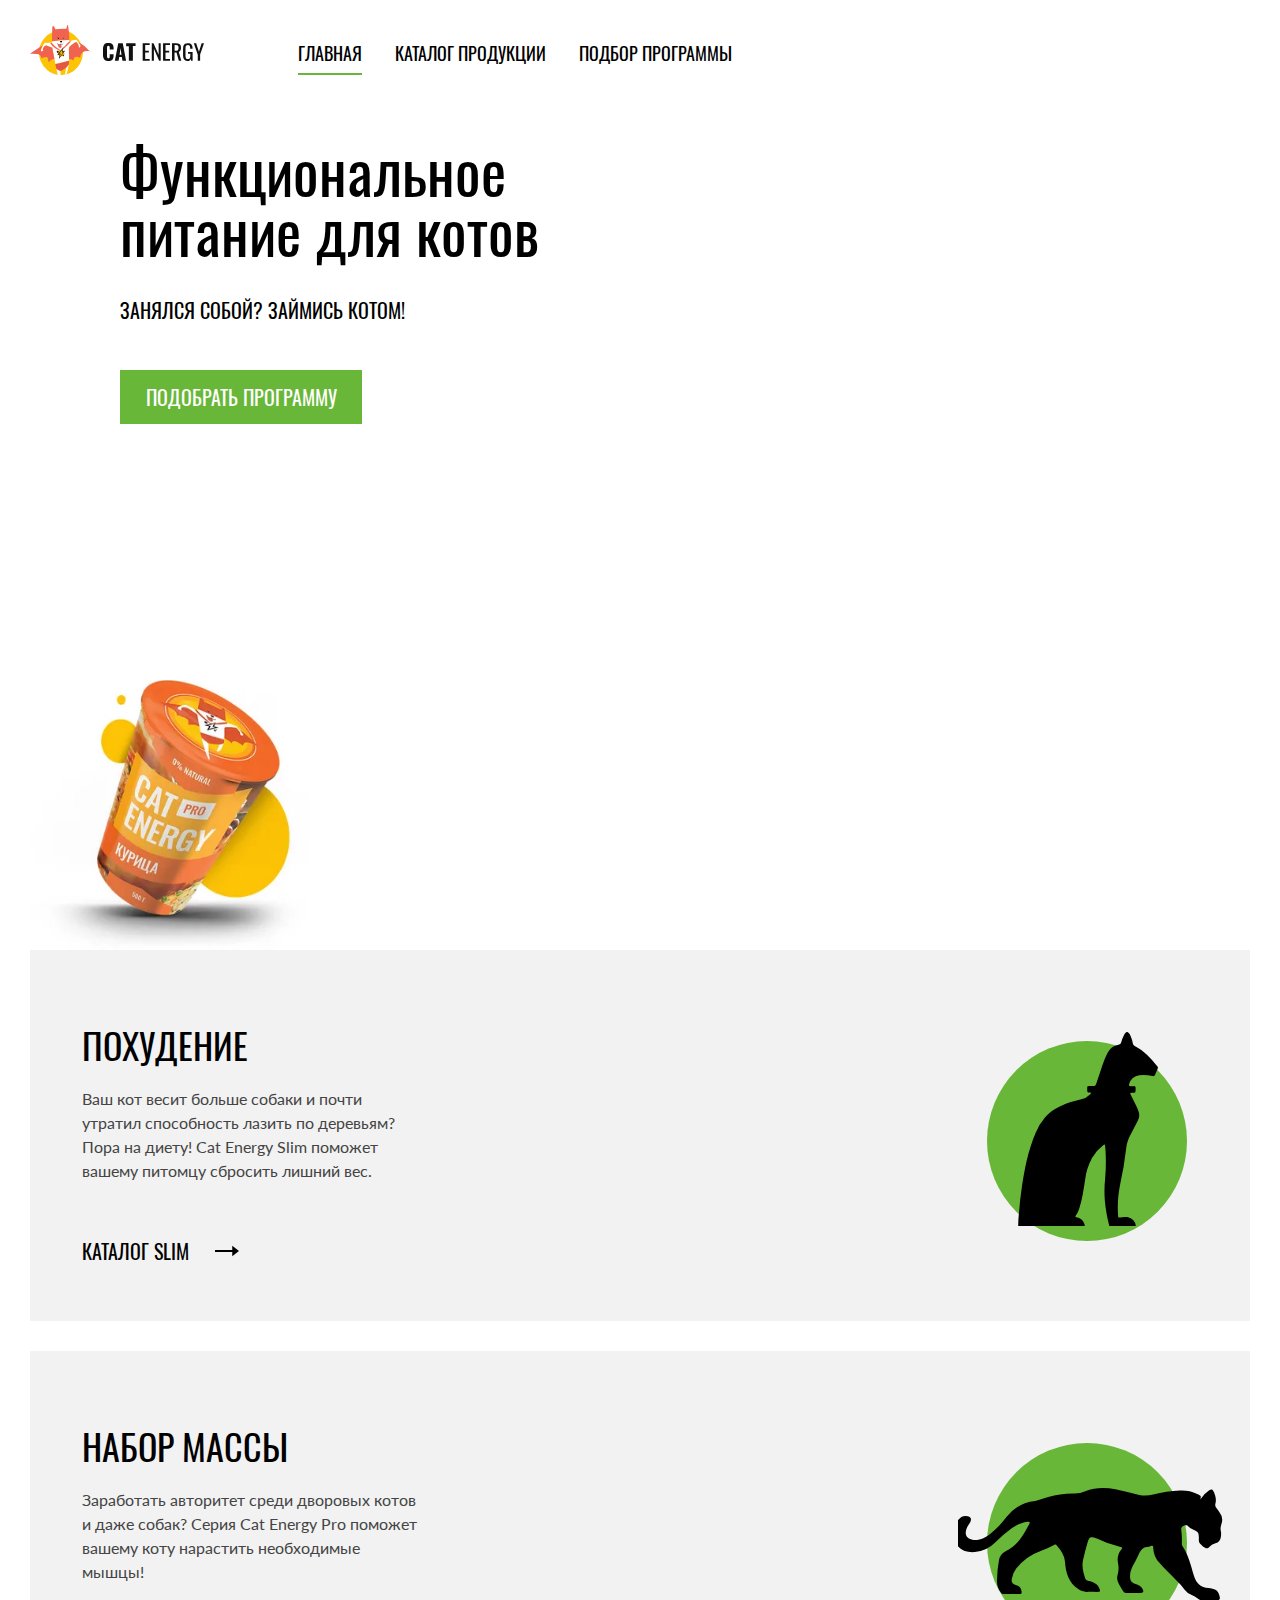
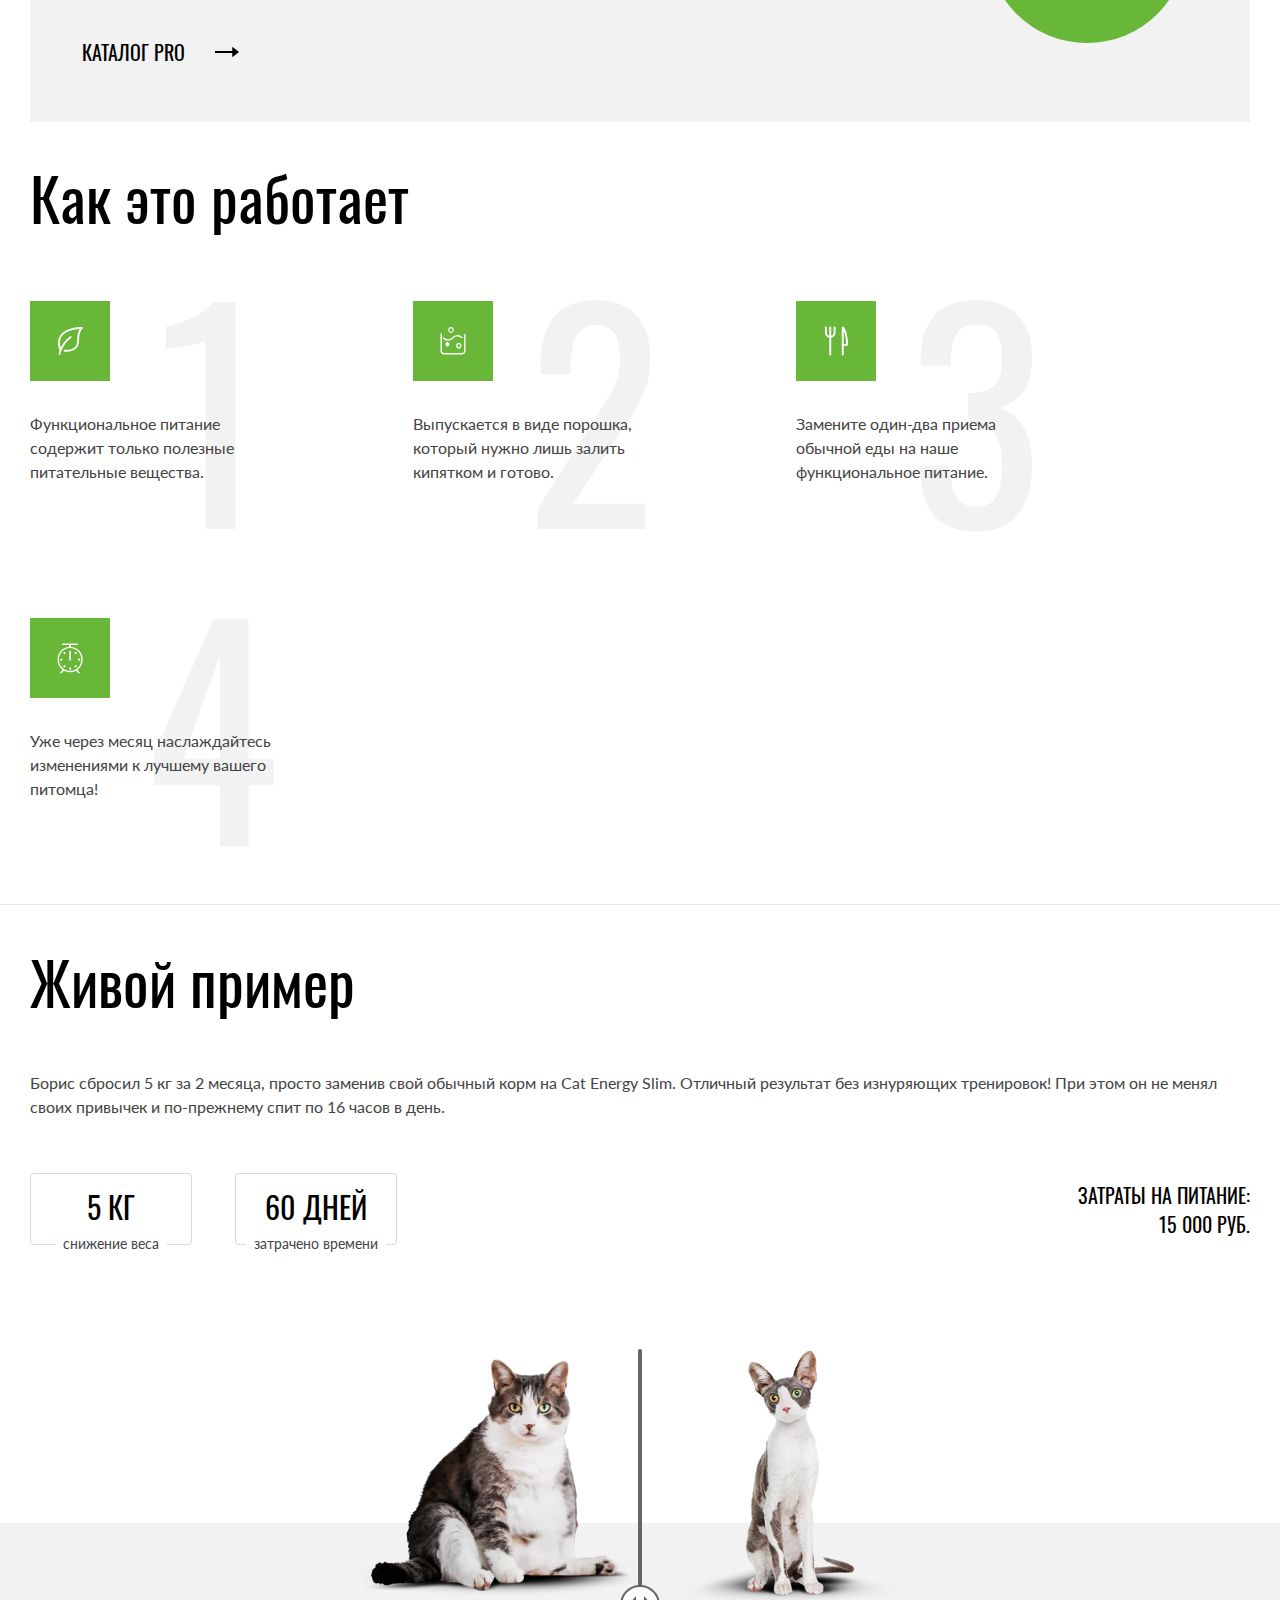
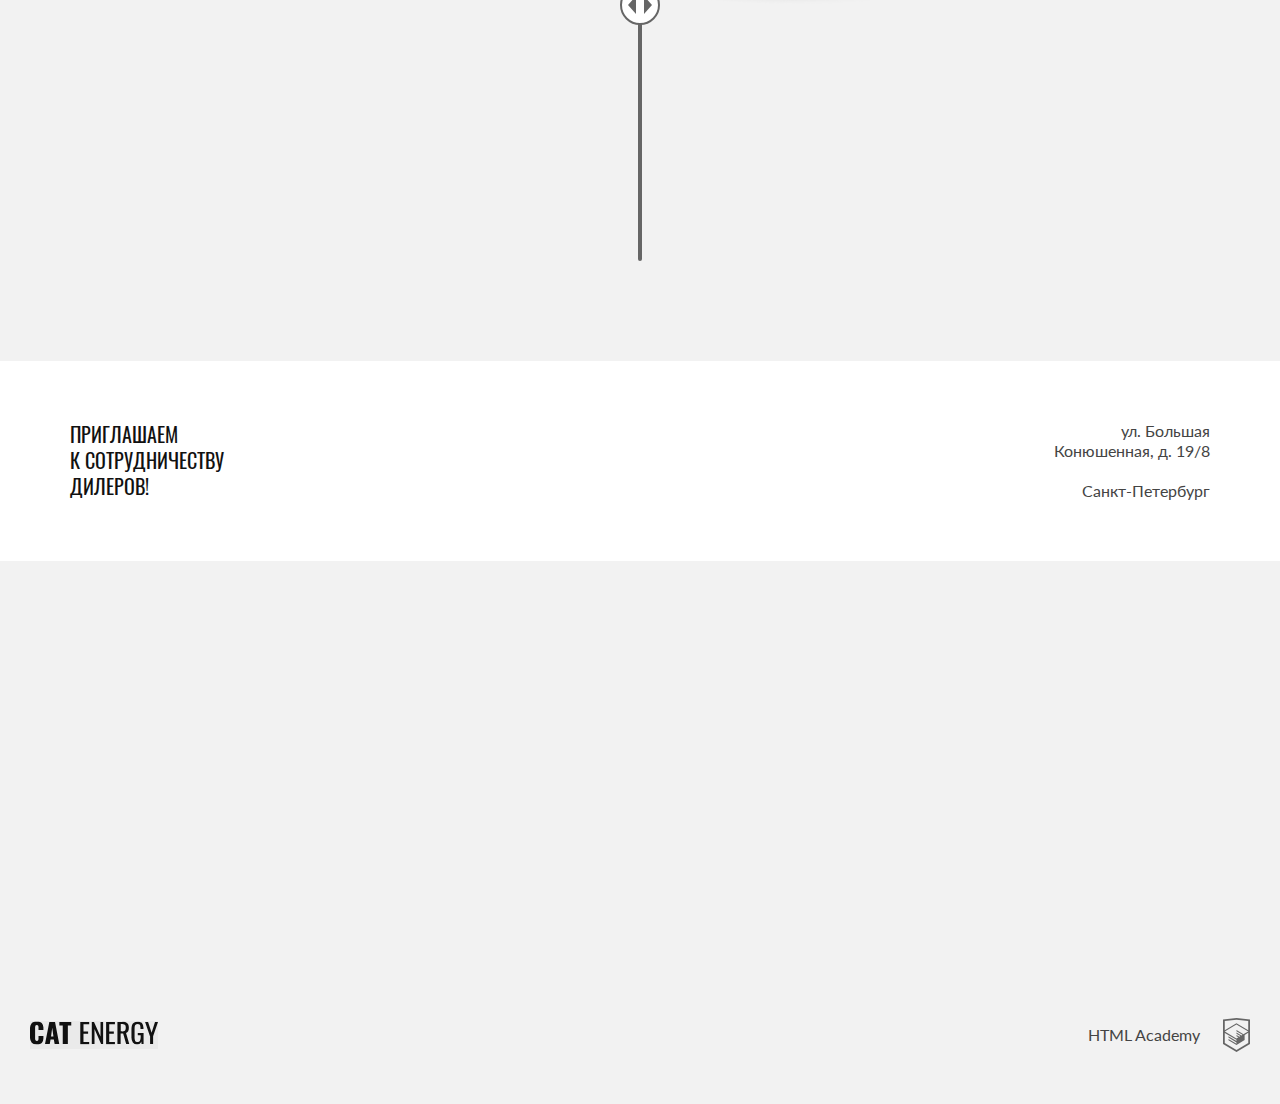
<file: 17/index.html>
<!DOCTYPE html><html class="page no-js" lang="ru"><head><meta charset="UTF-8"><title>Cat Energy</title><link rel="preload" href="fonts/lato/Lato-Regular.woff2" as="font" type="font/woff2"><link rel="preload" href="fonts/oswald/oswaldregular.woff2" as="font" type="font/woff2"><meta name="viewport" content="width=device-width,initial-scale=1"><link rel="icon" href="favicon.ico"><link rel="icon" href="favicons/icon.svg" type="image/svg+xml"><link rel="apple-touch-icon" href="favicons/152.png"><link rel="stylesheet" href="styles/styles.css"></head><body class="page__body"><header class="main-header main-header--with-bg"><div class="main-header__wrapper"><a class="main-header__logo logo" href="#"><picture><source width="70" height="59" type="image/svg+xml" media="(min-width: 1440px)" srcset="images/logo-desktop.svg"><source width="60" height="50" type="image/svg+xml" media="(min-width: 768px)" srcset="images/logo-tablet.svg"><img class="logo__image" src="images/logo-mobile.svg" width="33" height="38" alt="Логотип Cat Energy"></picture><picture><source width="118" height="21" type="image/svg+xml" media="(min-width: 1440px)" srcset="images/name-logo.svg"><source width="101" height="18" type="image/svg+xml" media="(min-width: 768px)" srcset="images/name-logo.svg"><img class="logo__name" src="images/name-logo.svg" width="101" height="18" alt="Название бренда Cat Energy"></picture></a><nav class="main-nav main-nav--nojs"><button class="main-nav__toggle main-nav__toggle--close" type="button"><span class="visually-hidden">Открыть меню</span></button><div class="main-nav__wrapper"><ul class="main-nav__list site-list"><li class="site-list__item site-list__item--current"><a class="site-list__link" href="index.html">Главная</a></li><li class="site-list__item"><a class="site-list__link" href="catalog.html">Каталог продукции</a></li><li class="site-list__item"><a class="site-list__link" href="#">Подбор программы</a></li></ul></div></nav></div></header><main class="main-container"><section class="promo"><div class="promo__container"><h1 class="promo__title">Функциональное питание для котов</h1><p class="promo__text">Занялся собой? Займись котом!</p><picture><source type="image/webp" media="(min-width: 1440px)" srcset="images/index-can@1x.webp, images/index-can@2x.webp 2x"><source type="image/webp" media="(min-width: 768px)" srcset="images/index-can-tablet@1x.webp, images/index-can-tablet@2x.webp 2x"><source width="522" height="499" type="image/png" media="(min-width: 1440px)" srcset="images/index-can@1x.png, images/index-can@2x.png 2x"><source width="709" height="609" type="image/png" media="(min-width: 768px)" srcset="images/index-can-tablet@1x.png.png, images/index-can-tablet@2x.png 2x"><img class="promo__image" src="images/index-can-mobile@1x.png" srcset="images/index-can-mobile@2x.png 2x" width="280" height="270" alt="Банка с питанием Cat Energy Slim со вкусом курицы"></picture><a class="promo__button button" href="#">Подобрать программу</a></div></section><section class="programs"><h2 class="visually-hidden">Программы питания</h2><ul class="programs__list"><li class="programs__item"><h3 class="programs__title programs__title--slim">Похудение</h3><p class="programs__text">Ваш кот весит больше собаки и почти утратил способность лазить по деревьям? Пора на диету! Cat Energy Slim поможет вашему питомцу сбросить лишний вес.</p><a class="programs__link" href="#">Каталог slim</a></li><li class="programs__item"><h3 class="programs__title programs__title--pro">Набор массы</h3><p class="programs__text">Заработать авторитет среди дворовых котов и даже собак? Серия Cat Energy Pro поможет вашему коту нарастить необходимые мышцы!</p><a class="programs__link" href="#">Каталог pro</a></li></ul></section><section class="advantages"><h2 class="advantages__title">Как это работает</h2><ul class="advantages__list"><li class="advantages__item"><div class="advantages__step"><p class="advantages__text advantages__text--leaf">Функциональное питание содержит только полезные питательные вещества.</p></div></li><li class="advantages__item"><div class="advantages__step"><p class="advantages__text advantages__text--powder">Выпускается в виде порошка, который нужно лишь залить кипятком и готово.</p></div></li><li class="advantages__item"><div class="advantages__step"><p class="advantages__text advantages__text--meal">Замените один-два приема обычной еды на наше функциональное питание.</p></div></li><li class="advantages__item"><div class="advantages__step"><p class="advantages__text advantages__text--clock">Уже через месяц наслаждайтесь изменениями к лучшему вашего питомца!</p></div></li></ul></section><section class="example"><div class="example__wrapper"><div class="example__container"><h2 class="example__title">Живой пример</h2><p class="example__text">Борис сбросил 5 кг за 2 месяца, просто заменив свой обычный корм на Cat Energy Slim. Отличный результат без изнуряющих тренировок! При этом он не менял своих привычек и по-прежнему спит по 16 часов в день.</p><div class="example__statistics-wrapper"><div class="example__statistics"><dl class="example__stats"><div class="example__item"><dt class="example__value">5 кг</dt><dd class="example__label">Снижение веса</dd></div><div class="example__item"><dt class="example__value">60 дней</dt><dd class="example__label">Затрачено времени</dd></div></dl></div><p class="example__cost">Затраты на питание: <span class="example__cost-value">15 000 руб.</span></p></div></div><div class="example__images-wrapper slider"><div class="slider__wrapper"><picture><source type="image/webp" media="(min-width: 1440px)" srcset="images/cat-before-tablet@1x.webp, images/cat-before-tablet@2x.webp 2x"><source type="image/webp" media="(min-width: 768px)" srcset="images/cat-before-tablet@1x.webp, images/cat-before-tablet@2x.webp 2x"><source width="560" height="512" type="image/png" media="(min-width: 1440px)" srcset="images/cat-before-tablet@1x.png, images/cat-before-tablet@2x.png 2x"><source width="560" height="512" type="image/png" media="(min-width: 768px)" srcset="images/cat-before-tablet@1x.png, images/cat-before-tablet@2x.png 2x"><img class="slider__image slider__image--before" src="images/cat-before-mobile@1x.png" srcset="images/cat-before-mobile@2x.png 2x" width="280" height="256" alt="Толстый кот"></picture></div><div class="slider__wrapper"><picture><source type="image/webp" media="(min-width: 1440px)" srcset="images/cat-after-tablet@1x.webp, images/cat-after-tablet@2x.webp 2x"><source type="image/webp" media="(min-width: 768px)" srcset="images/cat-after-tablet@1x.webp, images/cat-after-tablet@2x.webp 2x"><source width="560" height="512" type="image/png" media="(min-width: 1440px)" srcset="images/cat-after-tablet@1x.png, images/cat-after-tablet@2x.png 2x"><source width="560" height="512" type="image/png" media="(min-width: 768px)" srcset="images/cat-after-tablet@1x.png, images/cat-after-tablet@2x.png 2x"><img class="slider__image slider__image--after" src="images/cat-after-mobile@1x.png" srcset="images/cat-after-mobile@2x.png 2x" width="280" height="256" alt="Худой кот"></picture></div><button class="slider__button" type="button"><span class="visually-hidden">Передвинуть ползунок слайдера</span></button></div></div></section></main><footer class="footer"><section class="footer__contacts contacts"><div class="contacts__wrapper"><h2 class="contacts__title">Приглашаем<br>к сотрудничеству дилеров!</h2><address class="contacts__address"><span>ул. Большая Конюшенная, д. 19/8</span> <span>Санкт-Петербург</span></address></div><noscript><picture><source type="image/webp" media="(min-width: 1440px)" srcset="images/map-desktop@1x.webp, images/map-desktop@2x.webp 2x"><source type="image/webp" media="(min-width: 768px)" srcset="images/map-tablet@1x.webp, images/map-tablet@2x.webp 2x"><source width="1440" height="400" type="image/png" media="(min-width: 1440px)" srcset="images/map-desktop@1x.png, images/map-desktop@2x.png 2x"><source width="768" height="400" type="image/png" media="(min-width: 768px)" srcset="images/map-tablet@1x.png, images/map-tablet@2x.png 2x"><img class="contacts__map-img" src="images/map-mobile@1x.png" srcset="images/map-mobile@2x.png 2x" width="320" height="362" alt="Карта проезда к офису Cat Energy"></picture></noscript><iframe class="contacts__map-frame" src="https://www.google.com/maps/embed?pb=!1m18!1m12!1m3!1d1998.6036257198232!2d30.320472477388492!3d59.938719162093484!2m3!1f0!2f0!3f0!3m2!1i1024!2i768!4f13.1!3m3!1m2!1s0x4696310fca3de3a1%3A0xc7af30764648c6b1!2z0JHQvtC70YzRiNCw0Y8g0JrQvtC90Y7RiNC10L3QvdCw0Y8g0YPQuy4sINC0LiAxOS84LCDQodCw0L3QutGCLdCf0LXRgtC10YDQsdGD0YDQsywgMTkxMTg2!5e0!3m2!1sru!2sru!4v1760710283563!5m2!1sru!2sru" width="600" height="450" style="border:0;" allowfullscreen="" loading="lazy" referrerpolicy="no-referrer-when-downgrade"></iframe></section><div class="footer__wrapper"><a class="footer__logo" href="#"><img class="footer__logo-img" src="images/name-logo.svg" width="128" height="24" alt="Cat Energy"></a><ul class="footer__social social"><li class="social__item"><a class="social__link social__link--vkontakte" href="#"><span class="visually-hidden">Вконтакте</span></a></li><li class="social__item"><a class="social__link social__link--youtube" href="#"><span class="visually-hidden">Ютуб</span></a></li><li class="social__item"><a class="social__link social__link--telegram" href="#"><span class="visually-hidden">Телеграм</span></a></li></ul><a class="footer__academy academy" href="https://htmlacademy.ru/intensive/adaptive"><span>HTML Academy</span></a></div></footer><script src="scripts/index.js" defer="defer"></script></body></html>
</file>
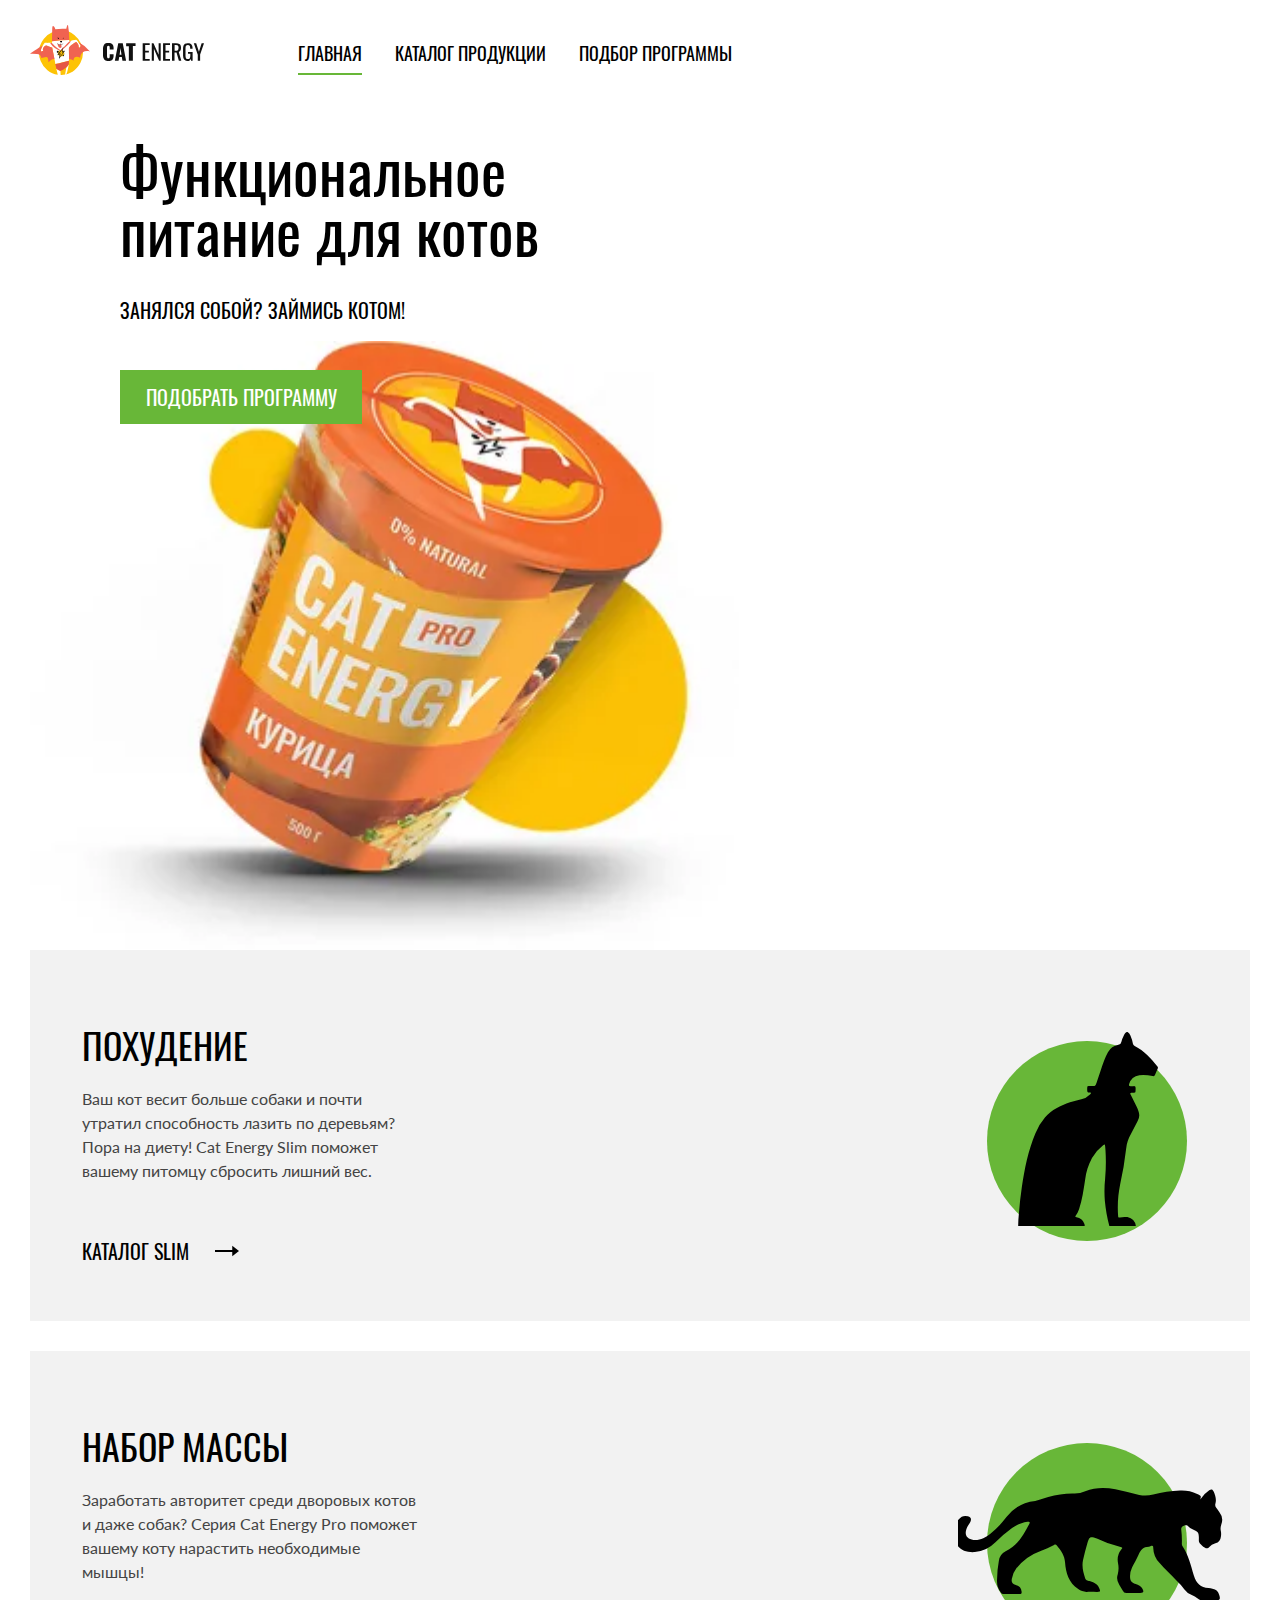
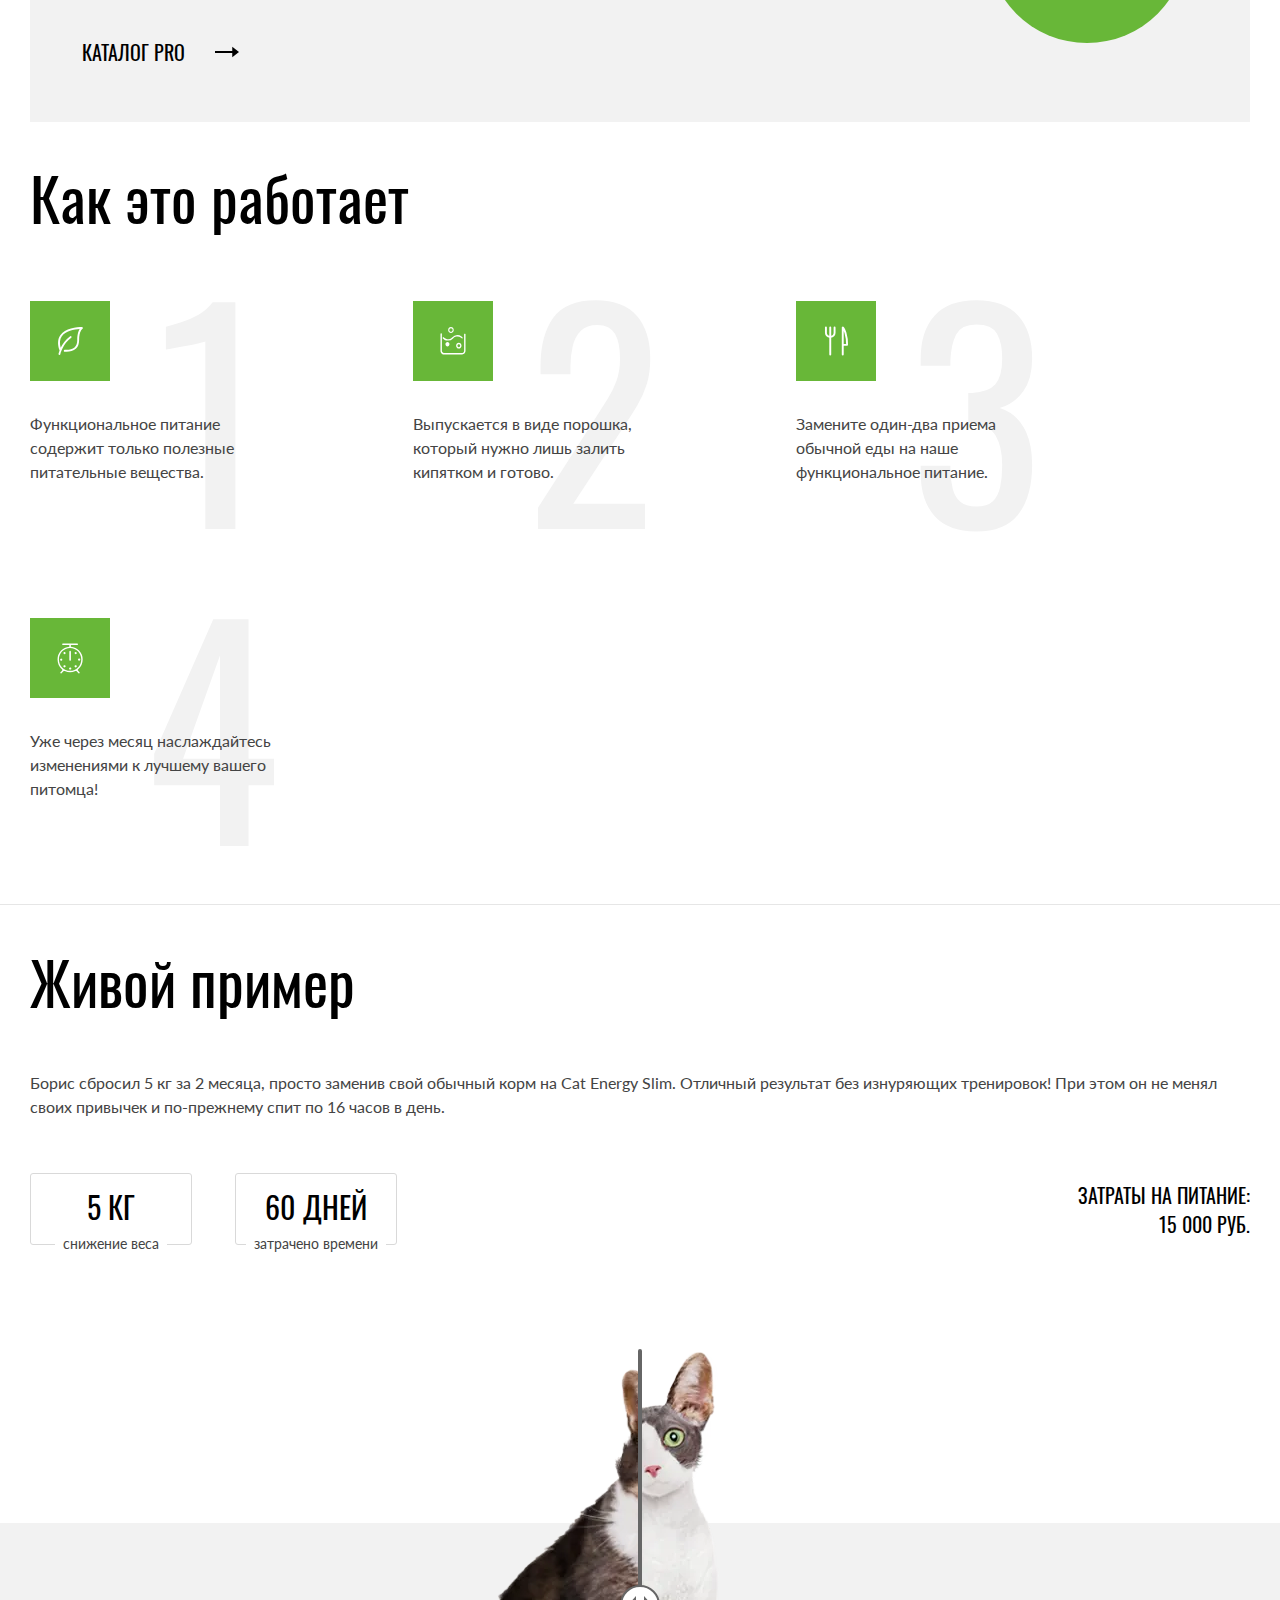
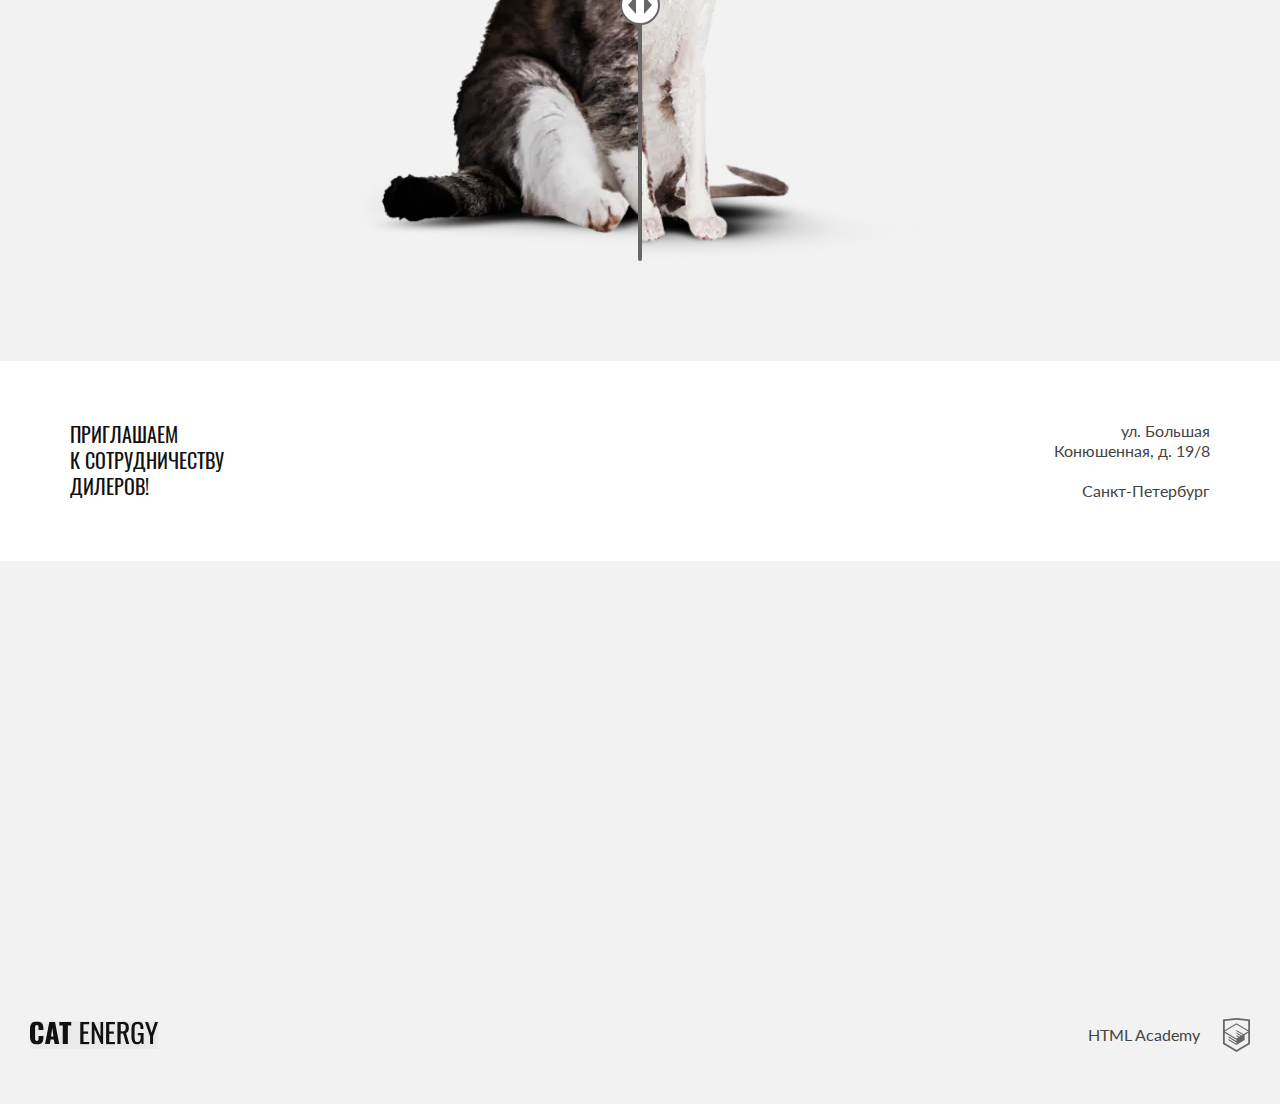
<file: 18/index.html>
<!DOCTYPE html><html class="page no-js" lang="ru"><head><meta charset="UTF-8"><title>Cat Energy</title><link rel="preload" href="fonts/lato/Lato-Regular.woff2" as="font" type="font/woff2"><link rel="preload" href="fonts/oswald/oswaldregular.woff2" as="font" type="font/woff2"><meta name="viewport" content="width=device-width,initial-scale=1"><link rel="icon" href="favicon.ico"><link rel="icon" href="favicons/icon.svg" type="image/svg+xml"><link rel="apple-touch-icon" href="favicons/152.png"><link rel="stylesheet" href="styles/styles.css"></head><body class="page__body"><header class="main-header main-header--with-bg"><div class="main-header__wrapper"><a class="main-header__logo logo" href="#"><picture><source width="70" height="59" type="image/svg+xml" media="(min-width: 1440px)" srcset="images/logo-desktop.svg"><source width="60" height="50" type="image/svg+xml" media="(min-width: 768px)" srcset="images/logo-tablet.svg"><img class="logo__image" src="images/logo-mobile.svg" width="33" height="38" alt="Логотип Cat Energy"></picture><picture><source width="118" height="21" type="image/svg+xml" media="(min-width: 1440px)" srcset="images/name-logo.svg"><source width="101" height="18" type="image/svg+xml" media="(min-width: 768px)" srcset="images/name-logo.svg"><img class="logo__name" src="images/name-logo.svg" width="101" height="18" alt="Название бренда Cat Energy"></picture></a><nav class="main-nav main-nav--nojs"><button class="main-nav__toggle main-nav__toggle--close" type="button"><span class="visually-hidden">Открыть меню</span></button><div class="main-nav__wrapper"><ul class="main-nav__list site-list"><li class="site-list__item site-list__item--current"><a class="site-list__link" href="index.html">Главная</a></li><li class="site-list__item"><a class="site-list__link" href="catalog.html">Каталог продукции</a></li><li class="site-list__item"><a class="site-list__link" href="#">Подбор программы</a></li></ul></div></nav></div></header><main class="main-container"><section class="promo"><div class="promo__container"><h1 class="promo__title">Функциональное питание для котов</h1><p class="promo__text">Занялся собой? Займись котом!</p><picture><source width="522" height="499" type="image/webp" media="(min-width: 1440px)" srcset="images/index-can@1x.webp, images/index-can@2x.webp 2x"><source width="709" height="609" type="image/webp" media="(min-width: 768px)" srcset="images/index-can-tablet@1x.webp, images/index-can-tablet@2x.webp 2x"><source width="522" height="499" type="image/png" media="(min-width: 1440px)" srcset="images/index-can@1x.png, images/index-can@2x.png 2x"><source width="709" height="609" type="image/png" media="(min-width: 768px)" srcset="images/index-can-tablet@1x.png.png, images/index-can-tablet@2x.png 2x"><img class="promo__image" src="images/index-can-mobile@1x.png" srcset="images/index-can-mobile@2x.png 2x" width="280" height="270" alt="Банка с питанием Cat Energy Slim со вкусом курицы"></picture><a class="promo__button button" href="#">Подобрать программу</a></div></section><section class="programs"><h2 class="visually-hidden">Программы питания</h2><ul class="programs__list"><li class="programs__item"><h3 class="programs__title programs__title--slim">Похудение</h3><p class="programs__text">Ваш кот весит больше собаки и почти утратил способность лазить по деревьям? Пора на диету! Cat Energy Slim поможет вашему питомцу сбросить лишний вес.</p><a class="programs__link" href="#">Каталог slim</a></li><li class="programs__item"><h3 class="programs__title programs__title--pro">Набор массы</h3><p class="programs__text">Заработать авторитет среди дворовых котов и даже собак? Серия Cat Energy Pro поможет вашему коту нарастить необходимые мышцы!</p><a class="programs__link" href="#">Каталог pro</a></li></ul></section><section class="advantages"><h2 class="advantages__title">Как это работает</h2><ul class="advantages__list"><li class="advantages__item"><div class="advantages__step"><p class="advantages__text advantages__text--leaf">Функциональное питание содержит только полезные питательные вещества.</p></div></li><li class="advantages__item"><div class="advantages__step"><p class="advantages__text advantages__text--powder">Выпускается в виде порошка, который нужно лишь залить кипятком и готово.</p></div></li><li class="advantages__item"><div class="advantages__step"><p class="advantages__text advantages__text--meal">Замените один-два приема обычной еды на наше функциональное питание.</p></div></li><li class="advantages__item"><div class="advantages__step"><p class="advantages__text advantages__text--clock">Уже через месяц наслаждайтесь изменениями к лучшему вашего питомца!</p></div></li></ul></section><section class="example"><div class="example__wrapper"><div class="example__container"><h2 class="example__title">Живой пример</h2><p class="example__text">Борис сбросил 5 кг за 2 месяца, просто заменив свой обычный корм на Cat Energy Slim. Отличный результат без изнуряющих тренировок! При этом он не менял своих привычек и по-прежнему спит по 16 часов в день.</p><div class="example__statistics-wrapper"><div class="example__statistics"><dl class="example__stats"><div class="example__item"><dt class="example__value">5 кг</dt><dd class="example__label">Снижение веса</dd></div><div class="example__item"><dt class="example__value">60 дней</dt><dd class="example__label">Затрачено времени</dd></div></dl></div><p class="example__cost">Затраты на питание: <span class="example__cost-value">15 000 руб.</span></p></div></div><div class="example__images-wrapper slider"><div class="slider__wrapper"><picture><source width="560" height="512" type="image/webp" media="(min-width: 1440px)" srcset="images/cat-before-tablet@1x.webp, images/cat-before-tablet@2x.webp 2x"><source width="560" height="512" type="image/webp" media="(min-width: 768px)" srcset="images/cat-before-tablet@1x.webp, images/cat-before-tablet@2x.webp 2x"><source width="560" height="512" type="image/png" media="(min-width: 1440px)" srcset="images/cat-before-tablet@1x.png, images/cat-before-tablet@2x.png 2x"><source width="560" height="512" type="image/png" media="(min-width: 768px)" srcset="images/cat-before-tablet@1x.png, images/cat-before-tablet@2x.png 2x"><img class="slider__image slider__image--before" src="images/cat-before-mobile@1x.png" srcset="images/cat-before-mobile@2x.png 2x" width="280" height="256" alt="Толстый кот"></picture></div><div class="slider__wrapper"><picture><source width="560" height="512" type="image/webp" media="(min-width: 1440px)" srcset="images/cat-after-tablet@1x.webp, images/cat-after-tablet@2x.webp 2x"><source width="560" height="512" type="image/webp" media="(min-width: 768px)" srcset="images/cat-after-tablet@1x.webp, images/cat-after-tablet@2x.webp 2x"><source width="560" height="512" type="image/png" media="(min-width: 1440px)" srcset="images/cat-after-tablet@1x.png, images/cat-after-tablet@2x.png 2x"><source width="560" height="512" type="image/png" media="(min-width: 768px)" srcset="images/cat-after-tablet@1x.png, images/cat-after-tablet@2x.png 2x"><img class="slider__image slider__image--after" src="images/cat-after-mobile@1x.png" srcset="images/cat-after-mobile@2x.png 2x" width="280" height="256" alt="Худой кот"></picture></div><button class="slider__button" type="button"><span class="visually-hidden">Передвинуть ползунок слайдера</span></button></div></div></section></main><footer class="footer"><section class="footer__contacts contacts"><div class="contacts__wrapper"><h2 class="contacts__title">Приглашаем<br>к сотрудничеству дилеров!</h2><address class="contacts__address"><span>ул. Большая Конюшенная, д. 19/8</span> <span>Санкт-Петербург</span></address></div><noscript><picture><source width="1440" height="400" type="image/webp" media="(min-width: 1440px)" srcset="images/map-desktop@1x.webp, images/map-desktop@2x.webp 2x"><source width="768" height="400" type="image/webp" media="(min-width: 768px)" srcset="images/map-tablet@1x.webp, images/map-tablet@2x.webp 2x"><source width="1440" height="400" type="image/png" media="(min-width: 1440px)" srcset="images/map-desktop@1x.png, images/map-desktop@2x.png 2x"><source width="768" height="400" type="image/png" media="(min-width: 768px)" srcset="images/map-tablet@1x.png, images/map-tablet@2x.png 2x"><img class="contacts__map-img" src="images/map-mobile@1x.png" srcset="images/map-mobile@2x.png 2x" width="320" height="362" alt="Карта проезда к офису Cat Energy"></picture></noscript><iframe class="contacts__map-frame" src="https://www.google.com/maps/embed?pb=!1m18!1m12!1m3!1d1998.6036257198232!2d30.320472477388492!3d59.938719162093484!2m3!1f0!2f0!3f0!3m2!1i1024!2i768!4f13.1!3m3!1m2!1s0x4696310fca3de3a1%3A0xc7af30764648c6b1!2z0JHQvtC70YzRiNCw0Y8g0JrQvtC90Y7RiNC10L3QvdCw0Y8g0YPQuy4sINC0LiAxOS84LCDQodCw0L3QutGCLdCf0LXRgtC10YDQsdGD0YDQsywgMTkxMTg2!5e0!3m2!1sru!2sru!4v1760710283563!5m2!1sru!2sru" width="600" height="450" style="border:0;" allowfullscreen="" loading="lazy" referrerpolicy="no-referrer-when-downgrade"></iframe></section><div class="footer__wrapper"><a class="footer__logo" href="#"><img class="footer__logo-img" src="images/name-logo.svg" width="128" height="24" alt="Cat Energy"></a><ul class="footer__social social"><li class="social__item"><a class="social__link social__link--vkontakte" href="#"><span class="visually-hidden">Вконтакте</span></a></li><li class="social__item"><a class="social__link social__link--youtube" href="#"><span class="visually-hidden">Ютуб</span></a></li><li class="social__item"><a class="social__link social__link--telegram" href="#"><span class="visually-hidden">Телеграм</span></a></li></ul><a class="footer__academy academy" href="https://htmlacademy.ru/intensive/adaptive"><span>HTML Academy</span></a></div></footer><script src="scripts/index.js" defer="defer"></script></body></html>
</file>
<file: 17/styles/styles.css>
@font-face{font-family:Oswald;font-weight:400;font-style:normal;font-display:swap;src:url(../fonts/oswald/oswaldregular.woff2)format("woff2")}@font-face{font-family:Lato;font-weight:400;font-style:normal;font-display:swap;src:url(../fonts/lato/Lato-Regular.woff2)format("woff2")}html{overflow-x:hidden}body{height:100%;margin:0 auto;padding:0;font-family:Lato,sans-serif;font-size:14px;font-weight:400;line-height:18px;overflow-x:hidden}.visually-hidden{clip:rect(0 0 0 0);border:0;width:1px;height:1px;margin:-1px;padding:0;position:absolute;overflow:hidden}*,:before,:after{box-sizing:border-box}.button{color:#fff;text-transform:uppercase;text-align:center;cursor:pointer;background-color:#68b738;font-family:Oswald,sans-serif;font-size:16px;line-height:20px;text-decoration:none;display:block}.button:hover{background-color:#5eaa2f}.button:active{color:#ffffff4d;background-color:#5eaa2f}@media (width>=1440px){.main-header--with-bg:before{content:"";z-index:-1;background-image:linear-gradient(#68b738d9 50% 50%),url(/images/cat-background-desktop@1x.jpg);background-position:100%;background-repeat:no-repeat;background-size:cover;height:694px;position:absolute;top:0;left:50%;right:0}}.main-header__wrapper{min-width:320px}@media (width>=768px){.main-header__wrapper{align-items:center;gap:208px;padding:25px 30px 0;display:flex}}@media (width>=1440px){.main-header__wrapper{gap:674px;max-width:1440px;margin:0 auto 29px;padding:55px 110px 0;position:relative}}.main-header__logo{border-bottom:1px solid #d9d9d9;justify-content:space-between;padding:12px 20px;display:flex;position:relative}.main-header__logo:hover{opacity:.8;outline:none}.main-header__logo:active{opacity:.6}@media (width>=768px){.main-header__logo{border:none;padding:0}}.logo__name{margin:auto;position:absolute;top:24px;left:0;right:0}@media (width>=768px){.logo__name{position:absolute;top:18px;left:73px;right:auto}}@media (width>=1440px){.logo__name{left:85px}}.main-nav{text-align:center;position:relative}.main-nav__toggle{background-color:#fff;background-repeat:no-repeat;background-size:24px 24px;border:none;width:24px;height:24px;display:block;position:absolute;top:-50px;right:20px}@media (width>=768px){.main-nav__toggle{display:none}}.main-nav__toggle--close{background-image:url(../icons/stack.svg#nav-toggle);background-repeat:no-repeat;background-size:cover;border:none}.main-nav__toggle--opened{background-image:url(../icons/stack.svg#close-icon);background-repeat:no-repeat;background-size:cover;border:none}.main-nav__wrapper{z-index:1001;width:100%;display:none;position:absolute;top:100%;left:0}@media (width>=768px){.main-nav__wrapper{z-index:0;display:block;position:relative}}.main-nav--opened .main-nav__wrapper{display:block}.main-nav__list{background:#fff;margin:0;padding:0;list-style-type:none}@media (width>=768px){.main-nav__list{background:0 0}}.no-js .main-nav__toggle{display:none}.no-js .main-nav__wrapper{display:block;position:relative}.js .main-nav__wrapper{display:none}@media (width>=768px){.js .main-nav__wrapper{display:block}}.js .main-nav--opened .main-nav__wrapper{display:block}.site-list{margin:0 auto}@media (width>=768px){.site-list{flex-wrap:wrap;gap:33px;width:436px;margin:0 auto;padding-top:12px;display:flex}}@media (width>=1440px){.site-list{width:476px}}.site-list__item{border-top:1px solid #eaeaea}@media (width>=768px){.site-list__item{border:none}.site-list__item--current{border-bottom:2px solid #68b738}}@media (width>=1440px){.site-list__item--current{border-bottom:2px solid #fff}}.site-list__link{color:#000;text-transform:uppercase;padding:22px 0 24px;font-family:Oswald,sans-serif;font-size:20px;line-height:20px;text-decoration:none;display:block}.site-list__link:hover{opacity:.6;outline:none}.site-list__link:active{opacity:.3}@media (width>=768px){.site-list__link{padding:0 0 8px;font-size:18px;line-height:24px}}@media (width>=768px) and (width>=1440px){.site-list__link{color:#fff;padding:0 0 10px;font-size:20px;line-height:20px}}.site-list__link--second{color:#000}@media (width>=1440px){.site-list__item--current .site-list__link--second{border-bottom:2px solid #68b738}}.promo{background-image:linear-gradient(0deg,#fff 178px,#68b738d9 178px),url(/images/cat-background-mobile@1x.jpg);background-repeat:no-repeat;background-size:100%;margin-bottom:20px}@media (width>=768px){.promo{background:0 0;margin:0;position:relative}}@media (width>=1440px){.promo{max-width:1440px;max-height:573px;margin:0 auto 112px;padding:0 110px}}.promo__container{flex-direction:column;margin:0 auto;padding:0 20px;display:flex}@media (width>=768px){.promo__container{padding:34px 30px 526px}}@media (width>=1440px){.promo__container{padding:78px 726px 155px 80px}}.promo__title{text-align:center;color:#fff;width:250px;margin:27px auto 25px;font-family:Oswald,sans-serif;font-size:36px;font-weight:400;line-height:36px}@media (width>=768px){.promo__title{color:#000;text-align:left;width:424px;margin-bottom:40px;margin-left:90px;padding:0;font-size:60px;line-height:60px;position:relative}}@media (width>=1440px){.promo__title{margin:0 0 38px}}.promo__text{color:#fff;text-transform:uppercase;text-align:center;margin:0 0 30px;font-family:Oswald,sans-serif;font-size:14px;line-height:14px}@media (width>=768px){.promo__text{color:#000;text-align:left;margin:0 0 50px 90px;font-size:20px;line-height:20px}}@media (width>=1440px){.promo__text{margin-bottom:52px;margin-left:0}}.promo__image{margin:0 auto;display:block}@media (width>=768px){.promo__image{z-index:-1;position:absolute;bottom:0;left:auto}}@media (width>=1440px){.promo__image{width:550px;top:0;left:calc(50% - 162px)}}.promo__button{padding:10px 64px;display:block}@media (width>=768px){.promo__button{width:242px;margin-left:90px;padding:14px 24px;font-size:20px;line-height:26px}}@media (width>=1440px){.promo__button{margin:0}}.programs{min-width:320px;padding:0 20px}@media (width>=768px){.programs{min-width:768px;margin-bottom:45px;padding:0 30px}}@media (width>=1440px){.programs{max-width:1440px;margin:0 auto 70px;padding:0 110px}}.programs__list{margin:0;padding:0;list-style-type:none}@media (width>=1440px){.programs__list{flex-wrap:wrap;justify-content:space-between;gap:80px;display:flex}}.programs__item{background-color:#f2f2f2;border:#d9d9d9;margin-bottom:22px;padding:20px}@media (width>=768px){.programs__item{margin-bottom:30px;padding:77px 63px 60px 52px}}@media (width>=1440px){.programs__item{width:570px;margin:0;padding:41px 61px 64px 52px}}@media (width>=768px){.programs__item:last-child{margin-bottom:0}}.programs__title{color:#000;text-transform:uppercase;margin:0 0 29px;padding-top:10px;padding-left:70px;font-family:Oswald,sans-serif;font-size:24px;font-weight:400;line-height:37px;position:relative}@media (width>=768px){.programs__title{margin-bottom:24px;padding:0;font-size:36px;line-height:36px}}@media (width>=1440px){.programs__title{margin-bottom:74px;padding-top:36px;padding-left:162px}}.programs__title--slim:after{content:"";background-color:#68b738;border-radius:50%;width:50px;height:50px;position:absolute;top:5px;left:0}@media (width>=768px){.programs__title--slim:after{width:200px;height:200px;top:14px;left:auto;right:0}}@media (width>=1440px){.programs__title--slim:after{width:100px;height:100px;top:5px;left:0}}.programs__title--slim:before{content:"";z-index:1;background-image:url(../icons/stack.svg#cat-slim);background-repeat:no-repeat;background-size:cover;border:none;width:36px;height:50px;display:block;position:absolute;top:2px;left:7px}@media (width>=768px){.programs__title--slim:before{width:140px;height:194px;top:5px;left:auto;right:29px}}@media (width>=1440px){.programs__title--slim:before{width:70px;height:97px;top:0;left:15px}}.programs__title--pro:after{content:"";background-color:#68b738;border-radius:50%;width:50px;height:50px;position:absolute;top:5px;left:0}@media (width>=768px){.programs__title--pro:after{width:200px;height:200px;top:15px;left:auto;right:0}}@media (width>=1440px){.programs__title--pro:after{width:100px;height:100px;top:5px;left:0}}.programs__title--pro:before{content:"";z-index:1;background-image:url(../icons/stack.svg#cat-pro);background-repeat:no-repeat;background-size:cover;border:none;width:67px;height:28px;display:block;position:absolute;top:15px;left:-10px}@media (width>=768px){.programs__title--pro:before{width:268px;height:112px;top:60px;left:auto;right:-39px}}@media (width>=1440px){.programs__title--pro:before{width:134px;height:56px;top:26px;left:-18px}}.programs__text{color:#444;border-bottom:1px solid #d9d9d9;margin:0;padding-bottom:23px}@media (width>=768px){.programs__text{border:none;width:340px;padding-bottom:48px;font-size:16px;line-height:24px}}@media (width>=1440px){.programs__text{width:100%;margin-bottom:20px;padding-bottom:0}}.programs__link{color:#000;text-transform:uppercase;padding-top:18px;font-family:Oswald,sans-serif;font-size:16px;line-height:16px;text-decoration:none;display:block;position:relative}.programs__link:active{opacity:.3}@media (width>=768px){.programs__link{padding-top:10px;font-size:20px;line-height:20px}}.programs__link:after{content:"";background-color:#000;width:28px;height:12px;display:block;position:absolute;top:20px;left:102px;mask-image:url(../icons/stack.svg#arrow);mask-position:100%;mask-size:32px 12px;mask-repeat:no-repeat}@media (width>=768px){.programs__link:after{top:14px;left:133px}}.programs__link:hover:after{mask-size:24px 12px}.advantages{counter-reset:step;min-width:320px;margin-bottom:50px;padding:0 20px}@media (width>=768px){.advantages{border-bottom:1px solid #e6e6e6;min-width:768px;margin-bottom:46px;padding:0 30px 6px}}@media (width>=1440px){.advantages{border:none;max-width:1440px;margin:0 auto 70px;padding:0 110px}}.advantages__title{color:#000;margin:0 0 40px;font-family:Oswald,sans-serif;font-size:36px;font-weight:400;line-height:40px}@media (width>=768px){.advantages__title{margin-bottom:74px;font-size:60px;line-height:60px}}@media (width>=1440px){.advantages__title{margin-bottom:72px}}.advantages__list{margin:0;padding:0;list-style-type:none}@media (width>=768px){.advantages__list{grid-template-columns:repeat(auto-fit,minmax(230px,230px));gap:37px 153px;display:grid}}@media (width>=1440px){.advantages__list{grid-template-columns:repeat(4,1fr);gap:73px}}.advantages__item{min-height:60px;margin-bottom:20px;padding-top:2px;padding-left:80px;position:relative}@media (width>=768px){.advantages__item{min-height:280px;margin:0;padding:0}}@media (width>=1440px){.advantages__item{min-height:240px}}@media (width>=768px){.advantages__step{justify-content:flex-start;align-items:flex-start;display:flex;position:relative}.advantages__step:after{counter-increment:step;content:counter(step);color:#f2f2f2;text-align:center;z-index:-1;pointer-events:none;width:135px;font-family:Oswald,sans-serif;font-size:280px;line-height:280px;position:absolute;top:-38px;left:113px}}.advantages__text{color:#444;margin:0}@media (width>=768px){.advantages__text{min-width:250px;font-size:16px;line-height:24px}}.advantages__text:before{content:"";background-color:#68b738;background-position:50%;background-size:contain;min-width:60px;min-height:60px;position:absolute;top:0;left:0}@media (width>=768px){.advantages__text:before{width:80px;height:80px;margin-bottom:31px;position:relative}}.advantages__text--leaf:before{content:"";background-image:url(../icons/stack.svg#icon-leaf);background-repeat:no-repeat;background-size:30px 32px;border:none;display:block}.advantages__text--powder:before{content:"";background-image:url(../icons/stack.svg#powder);background-repeat:no-repeat;background-size:26px 28px;border:none;display:block}.advantages__text--meal:before{content:"";background-image:url(../icons/stack.svg#icon-meal);background-repeat:no-repeat;background-size:25px 30px;border:none;display:block}.advantages__text--clock:before{content:"";background-image:url(../icons/stack.svg#icon-clock);background-repeat:no-repeat;background-size:26px 31px;border:none;display:block}.example{min-width:320px;padding:25px 0 40px;position:relative}.example:after{content:"";z-index:-1;background-color:#f2f2f2;width:100%;height:100%;position:absolute;top:0;left:0}@media (width>=768px){.example{background-color:#0000;min-width:768px;padding:0 0 100px}.example:after{height:calc(100% - 572px);top:572px}}@media (width>=1440px){.example:after{height:calc(100% - 135px);top:135px}.example{padding:0}}.example__wrapper{padding:0 20px}@media (width>=768px){.example__wrapper{padding:0 30px}}@media (width>=1440px){.example__wrapper{flex-direction:row;gap:224px;max-width:1440px;margin:0 auto;padding:0 110px 75px;display:flex}.example__container{max-width:436px}}.example__title{color:#000;margin:0 0 40px;padding:0;font-family:Oswald,sans-serif;font-size:36px;font-weight:400;line-height:40px}@media (width>=768px){.example__title{margin-bottom:60px;font-size:60px;line-height:60px}}@media (width>=1440px){.example__title{margin-bottom:146px}}.example__text{color:#444;margin:0 0 20px}@media (width>=768px){.example__text{margin-bottom:54px;font-size:16px;line-height:24px}}@media (width>=1440px){.example__text{margin-bottom:70px}}.example__statistics-wrapper{flex-direction:column;align-items:center;row-gap:16px;margin-bottom:20px;display:flex}@media (width>=768px){.example__statistics-wrapper{flex-direction:row;justify-content:space-between;margin-bottom:104px;display:flex}}@media (width>=1440px){.example__statistics-wrapper{flex-direction:column;align-items:start;row-gap:60px;margin:0}}@media (width>=768px){.example__statistics{justify-content:space-between;display:flex}}@media (width>=1440px){.example__statistics{flex-direction:column}}.example__stats{grid-template-columns:repeat(2,1fr);column-gap:32px;width:280px;margin:0;display:grid}@media (width>=768px){.example__stats{gap:43px;width:367px}}.example__item{flex-direction:column;align-items:center;padding-top:14px;display:flex;position:relative}@media (width>=768px){.example__item{max-width:162px;padding-top:15px}}.example__item:before{content:"";border:1px solid #d9d9d9;border-radius:3px;position:absolute;inset:0 0 14px}@media (width>=768px){.example__item:before{inset:0}}.example__label{color:#444;text-transform:lowercase;text-align:center;background:#eaeaea;max-width:77px;margin:0;font-family:Lato,sans-serif;font-size:12px;line-height:12px;position:relative}@media (width>=768px){.example__label{background:#fff;max-width:100%;padding:0 8px;font-size:14px;line-height:1;bottom:-6px}}@media (width>=1440px){.example__label{background:#eaeaea;max-width:100%}}.example__value{color:#000;text-transform:uppercase;text-align:center;margin-bottom:11px;font-family:Oswald,sans-serif;font-size:24px;line-height:24px}@media (width>=768px){.example__value{margin-bottom:6px;font-size:30px;line-height:37px}}.example__cost{color:#000;text-transform:uppercase;text-align:center;margin:0;font-family:Oswald,sans-serif;font-size:14px;line-height:20px}@media (width>=768px){.example__cost{text-align:right;flex-direction:column;gap:9px;font-size:20px;line-height:20px;display:flex}}@media (width>=1440px){.example__cost{flex-direction:row;justify-content:space-between;width:327px}}.slider{justify-content:center;width:280px;height:256px;margin:0 auto;display:flex;position:relative}@media (width>=768px){.slider{width:560px;height:512px}}.slider__wrapper{width:50%;height:100%;position:relative;overflow:hidden}.slider__image{z-index:1;position:absolute;top:0}.slider__image--before{left:0}.slider__image--after{right:0}.slider__button{cursor:pointer;z-index:10;background-color:#666;border:none;border-radius:2px;width:4px;height:100%;padding:0;display:block;position:absolute;top:0;left:138px}.slider__button:before{content:"";background-color:#fff;border:2px solid #666;border-radius:50%;width:40px;height:40px;position:absolute;top:50%;left:50%;transform:translate(-50%,-50%)}.slider__button:after{content:"";background-color:#666;width:24px;height:18px;display:block;position:absolute;top:50%;left:50%;transform:translate(-50%,-50%);mask-image:url(../icons/stack.svg#slider-arrows);mask-size:cover;mask-repeat:no-repeat}.slider__button:hover,.slider__button:hover:hover:after{background-color:#68b738}.slider__button:active{opacity:.6}.slider__button:hover:before{border-color:#68b738}@media (width>=768px){.slider__button{left:auto}}@media (width>=1440px){.contacts{position:relative}}.contacts__wrapper{background-color:#eaeaea;justify-content:space-between;padding:26px 20px;display:flex}@media (width>=768px){.contacts__wrapper{background-color:#fff;padding:60px 70px}}@media (width>=1440px){.contacts__wrapper{background-color:#fff;width:565px;position:absolute;top:95px;left:110px}}@media (width>=768px){.contacts__wrapper--inner{background-color:#eaeaea}}@media (width>=1440px){.contacts__wrapper--inner{background-color:#fff}}.contacts__title{color:#111;text-transform:uppercase;width:140px;margin:0;font-family:Oswald,sans-serif;font-size:16px;font-weight:400;line-height:20px}@media (width>=768px){.contacts__title{width:163px;font-size:20px;line-height:26px}}.contacts__address{color:#444;width:140px;font-family:Lato,sans-serif;font-size:14px;line-height:20px;font-style:inherit;flex-direction:column;margin:0;display:flex}@media (width>=768px){.contacts__address{text-align:right;gap:20px;width:157px;font-size:16px;line-height:20px}}.contacts__map-img,.contacts__map-frame{width:100%;height:362px;display:block}@media (width>=768px){.contacts__map-img,.contacts__map-frame{height:405px}}.no-js .contacts__map-frame{display:none}.js .contacts__map-frame{display:block}.social__link{background-position:50%;background-repeat:no-repeat;min-width:28px;min-height:28px;display:block}.social__link:hover,.social__link:focus{background-color:#68b738}.social__link:hover:active,.social__link:focus:active{opacity:.3}.social__link--vkontakte{background-color:#666;mask-image:url(/icons/stack.svg#icon-vk);mask-size:28px 22px;mask-repeat:no-repeat}.social__link--youtube{background-color:#666;mask-image:url(/icons/stack.svg#icon-youtube);mask-size:28px 22px;mask-repeat:no-repeat}.social__link--telegram{background-color:#666;mask-image:url(/icons/stack.svg#icon-telegram);mask-size:28px 22px;mask-repeat:no-repeat}.academy:before{content:"";background-image:url(../icons/stack.svg#icon-academy);background-repeat:no-repeat;background-size:cover;border:none;width:27px;height:34px;display:block}.academy:hover:before,.academy:focus:before{background-image:url(../icons/stack.svg#icon-academy-focus);background-repeat:no-repeat;background-size:cover;border:none}.catalog{margin-bottom:25px}@media (width>=768px){.catalog{margin-bottom:74px}}@media (width>=1440px){.catalog{margin-bottom:70px}}.catalog__wrapper{min-width:320px;padding:0 20px}@media (width>=768px){.catalog__wrapper{min-width:768px;padding:0 30px}}@media (width>=1440px){.catalog__wrapper{max-width:1440px;margin:0 auto;padding:0 110px}}.catalog__title{color:#000;margin:0;padding:27px 0 41px;font-family:Oswald,sans-serif;font-size:36px;font-weight:400;line-height:36px;position:relative}.catalog__title:before{content:"";background-color:#d9d9d9;width:calc(100% + 40px);height:1px;position:absolute;bottom:0;left:-20px}@media (width>=768px){.catalog__title:before{content:none}.catalog__title{border:none;padding:62px 0 72px;font-size:60px;line-height:60px}}@media (width>=1440px){.catalog__title{padding-top:40px}}.catalog__list{align-items:stretch;margin:0;padding:0;list-style-type:none}@media (width>=768px){.catalog__list{grid-template-columns:repeat(auto-fit,minmax(324px,1fr));gap:50px 60px;display:grid}}@media (width>=1440px){.catalog__list{grid-template-columns:repeat(4,1fr);gap:52px 80px}}.catalog__item{padding:21px 0 25px;position:relative}.catalog__item:before{content:"";background-color:#ebebeb;width:calc(100% + 40px);height:1px;position:absolute;bottom:0;left:-20px}@media (width>=768px){.catalog__item:before{content:none}.catalog__item{padding-bottom:11px}}@media (width>=1440px){.catalog__item{width:245px}}.catalog__item.product-card--empty{align-self:end}@media (width>=768px){.product-card:not(.product-card--empty):after{content:"";z-index:-1;background-color:#f2f2f2;width:100%;height:calc(100% - 92px);position:absolute;top:92px}}.product-card--empty{text-align:center;position:relative}@media (width>=768px){.product-card--empty{border:2px solid #eaeaea;height:calc(100% - 92px);padding:0 37px}}.product-card__wrapper{grid-template-columns:repeat(2,1fr);display:grid}@media (width>=768px){.product-card__wrapper{flex-direction:column;padding:0 37px 30px;display:flex}}.product-card__image-wrapper{grid-area:1/1/3/2;justify-content:center;display:flex}@media (width>=768px){.product-card__image-wrapper{order:-1}}.product-card__link picture{align-items:end}@media (width<=767px){.product-card__image-wrapper--item-1{padding-top:8px}.product-card__image-wrapper--item-2{padding-top:2px}.product-card__image-wrapper--item-3{padding-top:13px}.product-card__image-wrapper--item-5{padding-top:12px}.product-card__image-wrapper--item-7{padding-top:10px}}.product-card__title{text-transform:uppercase;width:76px;margin:0 0 14px;padding:0;font-family:Oswald,sans-serif;font-size:16px;font-weight:400;line-height:20px}@media (width>=768px){.product-card__title{text-align:center;width:135px;margin:0 auto 20px;font-size:20px;line-height:24px}}.product-card__title--empty{color:#111;text-transform:uppercase;text-align:center;width:100%;margin:56px 0 8px;padding:0;font-family:Oswald,sans-serif;font-size:16px;line-height:20px}@media (width>=768px){.product-card__title--empty{width:170px;margin:160px auto 23px;font-size:20px;line-height:24px}}@media (width>=1440px){.product-card__title--empty{margin-top:148px;margin-bottom:26px}}.product-card__description{color:#444;text-align:center;margin:0 0 21px;padding:0;font-family:Lato,sans-serif;font-size:12px;line-height:16px}@media (width>=768px){.product-card__description{width:170px;margin:0 auto 82px;font-size:16px;line-height:18px}}@media (width>=1440px){.product-card__description{margin-bottom:90px}}.product-card__cross{width:30px;height:30px;position:absolute;left:50%;transform:translate(-50%)}.product-card__cross:after{content:"";background-color:#d3d3d3;width:2px;height:100%;position:absolute;top:2px;left:50%;transform:translate(-50%)}@media (width>=768px){.product-card__cross:after{top:0}}.product-card__cross:before{content:"";background-color:#d3d3d3;width:100%;height:2px;position:absolute;top:58%;left:0;transform:translateY(-50%)}@media (width>=768px){.product-card__cross:before{top:50%}.product-card__cross{width:60px;height:60px;top:50px}}.product-card__link{color:#222;text-decoration:none}@media (width>=1440px){.product-card__link{margin-bottom:5px}}.product-card__image{margin:0 auto;display:block}@media (width>=768px){.product-card__image{width:200px;height:210px;margin-bottom:23px}}@media (width>=1440px){.product-card__image{margin-bottom:14px}}.product-card__info{margin:0 0 21px;padding:0;list-style-type:none}@media (width>=768px){.product-card__info{margin-bottom:22px}}@media (width>=1440px){.product-card__info{margin-bottom:29px}}.product-card__info-item{justify-content:space-between;align-items:center;display:flex}@media (width>=768px){.product-card__info-item{border-bottom:1px solid #cdcdcd;margin-bottom:8px;padding:0 0 3px}}.product-card__label{color:#444;font-family:Lato,sans-serif;font-size:12px;line-height:16px}@media (width>=768px){.product-card__label{font-size:16px;line-height:20px}}.product-card__value{color:#444;font-family:Lato,sans-serif;font-size:12px;line-height:16px}@media (width>=768px){.product-card__value{font-size:16px;line-height:20px}}.product-card__button{color:#fff;text-transform:uppercase;text-align:center;cursor:pointer;background-color:#68b738;grid-column:1/3;padding:10px 0;font-family:Oswald,sans-serif;font-size:16px;line-height:20px;text-decoration:none;display:block}.product-card__button:hover{background-color:#5eaa2f}.product-card__button:active{color:#ffffff4d;background-color:#5eaa2f}@media (width>=1440px){.product-card__button{padding:10px 53px}}.product-card__button--empty{color:#444;text-transform:uppercase;text-align:center;cursor:pointer;background-color:#f2f2f2;padding:10px 0;font-family:Oswald,sans-serif;font-size:16px;line-height:20px;text-decoration:none;display:block}.product-card__button--empty:hover{background-color:#5eaa2f}.product-card__button--empty:active{color:#ffffff4d;background-color:#5eaa2f}.product-card__button--empty:active,.product-card__button--empty:hover{color:#444;background-color:#ebebeb}.title{background-color:#fff;width:fit-content;margin:0;padding:0 0 0 20px;position:relative;right:20px}@media (width>=768px){.title{margin-bottom:80px;padding:0 30px 0 50px;right:0}}@media (width>=1440px){.title{margin:0;padding:0 40px;right:40px}}.title--line{position:relative}.title--line:before{content:"";z-index:-1;background-color:#68b738;width:200vw;height:3px;position:absolute;top:45%;left:calc(-50vw + 50%)}@media (width>=1440px){.title--line{right:40px}}.additional-products{margin-bottom:40px}@media (width>=768px){.additional-products{margin-bottom:80px}}@media (width>=1440px){.additional-products{max-width:1440px;margin:0 auto 96px;padding:0 110px}}.additional-products__box{min-width:320px;padding:0 20px}@media (width>=768px){.additional-products__box{min-width:768px;padding:0 30px;position:relative}}@media (width>=1440px){.additional-products__box{padding:0}}.additional-products__title{color:#000;background-color:#fff;width:266px;margin:0 0 36px;font-family:Oswald,sans-serif;font-size:24px;font-weight:400;line-height:24px}@media (width>=768px){.additional-products__title{width:381px;margin-bottom:80px;font-size:32px;line-height:32px;position:relative;right:10px}}@media (width>=1440px){.additional-products__title{width:460px;right:inherit;margin-bottom:78px;font-size:40px;line-height:1}.additional-products__container{grid-template-columns:auto 245px;align-items:start;gap:80px;display:grid}}@media (width>=768px){.additional-products__wrapper{border:1px solid #cdcdcd;margin-bottom:66px}}@media (width>=1440px){.additional-products__wrapper{border:none;margin:0;padding:0}}.additional-products__list{margin:0;padding:0;list-style-type:none}.additional-products__item{border-top:1px solid #cdcdcd;padding:13px 0 17px;position:relative}@media (width>=768px){.additional-products__item:before{width:100%;left:0}.additional-products__item:last-child{border:none}}@media (width>=1440px){.additional-products__item:first-child:after{content:"";background-color:#cdcdcd;width:100%;height:1px;position:absolute;top:0;left:0}.additional-products__item:last-child:before{content:"";background-color:#cdcdcd;width:100%;height:1px;position:absolute;bottom:0;left:0}}.additional-products__promotion{background-color:#68b738}@media (width>=768px){.goods-card{grid-template-columns:1fr 1fr;gap:25px 60px;padding:26px 38px 28px;display:grid}}@media (width>=1440px){.goods-card{grid-template-columns:325px 325px 245px;align-items:center;column-gap:0;padding:15px 0 17px;display:grid}}.goods-card__title{color:#222;text-transform:uppercase;grid-template-columns:325px 325px 245px;margin:0 0 13px;padding:0;font-family:Oswald,sans-serif;font-size:16px;font-weight:400;line-height:16px}@media (width>=768px){.goods-card__title{margin:0;font-size:20px;line-height:20px}}.goods-card__price{color:#444;justify-content:space-between;margin:0 0 15px;padding:0;font-family:Lato,sans-serif;font-size:14px;line-height:14px;display:flex}@media (width>=768px){.goods-card__price{text-align:right;grid-template-columns:192px 1fr;margin:0;font-size:16px;line-height:20px;display:grid}}@media (width>=1440px){.goods-card__price{text-align:left;justify-content:space-between;column-gap:52px}}.goods-card__button{color:#fff;text-transform:uppercase;text-align:center;cursor:pointer;background-color:#68b738;padding:10px 0;font-family:Oswald,sans-serif;font-size:16px;line-height:20px;text-decoration:none;display:block}.goods-card__button:hover{background-color:#5eaa2f}.goods-card__button:active{color:#ffffff4d;background-color:#5eaa2f}@media (width>=768px){.goods-card__button{grid-column:1/-1}}@media (width>=1440px){.goods-card__button{grid-column:auto;padding:10px 51px}}.promotion{background-image:linear-gradient(#68b738d9 85% 85%),url(../images/cat-case-background-mobile@1x.jpg);background-repeat:no-repeat;background-size:cover;margin-top:35px}@media (width>=768px){.promotion{background-image:linear-gradient(#68b738d9 85% 85%),url(../images/cat-case-background-tablet@1x.jpg);margin:0}}@media (width>=1440px){.promotion{background-image:linear-gradient(#68b738d9 85% 85%),url(../images/cat-case-background-desktop@1x.jpg)}}.promotion__wrapper{padding:59px 61px 43px 58px;position:relative}.promotion__wrapper:before{content:"";background-image:url(../icons/stack.svg#icon-gift);background-repeat:no-repeat;background-size:cover;border:none;width:80px;height:82px;display:block;position:absolute;left:50%;transform:translate(-50%)}@media (width>=768px){.promotion__wrapper:before{top:56px;left:119px}}@media (width>=1440px){.promotion__wrapper:before{bottom:108px;top:initial;left:82px}}@media (width>=768px){.promotion__wrapper{align-items:center;padding:70px 125px 69px 77px;display:flex}}@media (width>=1440px){.promotion__wrapper{margin:185px 42px 43px;padding:0}}.promotion__description{color:#fff;text-align:center;margin:128px 0 0;padding:0;font-family:Lato,sans-serif;font-size:16px;line-height:20px}@media (width>=768px){.promotion__description{text-align:left;margin:0 0 0 auto}}@media (width>=1440px){.promotion__description{text-align:center}}.subscribtion{margin-bottom:40px}@media (width>=768px){.subscribtion{margin-bottom:80px}}@media (width>=1440px){.subscribtion{max-width:1440px;margin:0 auto 100px;padding:0 110px}}.subscribtion__container{min-width:320px;padding:0 20px}@media (width>=1440px){.subscribtion__container{position:relative}}@media (width>=768px){.subscribtion__wrapper{padding:0 30px}}.subscribtion__title{color:#000;background-color:#fff;width:192px;margin-bottom:34px;font-family:Oswald,sans-serif;font-size:24px;font-weight:400;line-height:24px}@media (width>=768px){.subscribtion__title{width:290px;margin-bottom:66px;font-size:32px;line-height:32px}}@media (width>=1440px){.subscribtion__title{width:420px;margin-bottom:72px;font-size:40px;line-height:1;position:relative;right:20px}}.subscribtion__description{color:#000;text-align:center;margin:0 0 24px;padding:0;font-family:Oswald,sans-serif;font-size:16px;line-height:24px}@media (width>=768px){.subscribtion__description{text-align:center;width:632px;margin:0 auto 25px;font-size:24px;line-height:32px}}@media (width>=1440px){.subscribtion__description{width:100%}}@media (width>=768px){.subscribtion__form{flex-direction:row;width:632px;margin:0 auto;display:flex}}@media (width>=1440px){.subscribtion__form{width:752px;margin:0 auto}}.subscribtion__field{color:#444;text-transform:uppercase;border:1px solid #e7e7e7;width:100%;margin:0 0 16px;padding:13px;font-family:Oswald,sans-serif;font-size:20px;line-height:100%}.subscribtion__field:hover{border:1px solid #cdcdcd}.subscribtion__field:focus{border:1px solid #000;outline:none}.subscribtion__field:invalid:not(:placeholder-shown){border:1px solid #ff8282}.subscribtion__field::placeholder{color:#444}@media (width>=768px){.subscribtion__field{margin:0}}.subscribtion__button{color:#fff;text-transform:uppercase;text-align:center;cursor:pointer;background-color:#68b738;border:none;width:100%;padding:15px 0;font-family:Oswald,sans-serif;font-size:20px;line-height:26px;text-decoration:none;display:block}.subscribtion__button:hover{background-color:#5eaa2f}.subscribtion__button:active{color:#ffffff4d;background-color:#5eaa2f}@media (width>=768px){.subscribtion__button{width:256px;padding:15px 70px}}.footer{background-color:#f2f2f2}.footer__wrapper{flex-direction:column;min-width:320px;padding:40px 20px;display:flex}@media (width>=768px){.footer__wrapper{flex-direction:row;justify-content:space-between;align-items:center;min-width:768px;padding:52px 30px;display:flex}}@media (width>=1440px){.footer__wrapper{max-width:1440px;margin:0 auto;padding:66px 110px}}.footer__logo{text-align:center;background-color:#eaeaea;border-bottom:1px solid #d9d9d9;padding-bottom:16px}@media (width>=768px){.footer__logo{border:none;margin:0;padding:0}}.footer__logo-img{background-color:#eaeaea}.footer__logo-img:hover,.footer__logo-img:focus{opacity:.8}.footer__logo-img:active{opacity:.6}.footer__social{flex-wrap:wrap;justify-content:center;gap:24px;width:132px;margin:0 auto;padding:18px 0;list-style-type:none;display:flex}@media (width>=768px){.footer__social{border:none;margin:0 120px 0 160px;padding:0}}.footer__academy{color:#444;flex-direction:row-reverse;justify-content:space-between;align-items:center;min-width:113px;padding-top:18px;font-family:Lato,sans-serif;font-size:16px;line-height:20px;text-decoration:none;display:flex;position:relative}.footer__academy:active{opacity:.3}@media (width>=768px){.footer__academy{gap:23px;padding:0}}@media (width<=767px){.footer__academy:after{content:"";border-bottom:1px solid #d9d9d9;width:100%;height:1px;position:absolute;bottom:57px}}
</file>
<file: 18/styles/styles.css>
@font-face{font-family:Oswald;font-weight:400;font-style:normal;font-display:swap;src:url(../fonts/oswald/oswaldregular.woff2)format("woff2")}@font-face{font-family:Lato;font-weight:400;font-style:normal;font-display:swap;src:url(../fonts/lato/Lato-Regular.woff2)format("woff2")}html{overflow-x:hidden}body{height:100%;margin:0 auto;padding:0;font-family:Lato,sans-serif;font-size:14px;font-weight:400;line-height:18px;overflow-x:hidden}.visually-hidden{clip:rect(0 0 0 0);border:0;width:1px;height:1px;margin:-1px;padding:0;position:absolute;overflow:hidden}*,:before,:after{box-sizing:border-box}.button{color:#fff;text-transform:uppercase;text-align:center;cursor:pointer;background-color:#68b738;font-family:Oswald,sans-serif;font-size:16px;line-height:20px;text-decoration:none;display:block}.button:hover{background-color:#5eaa2f}.button:active{color:#ffffff4d;background-color:#5eaa2f}@media (width>=1440px){.main-header--with-bg:before{content:"";z-index:-1;background-image:linear-gradient(#68b738d9 50% 50%),url(/images/cat-background-desktop@1x.jpg);background-position:100%;background-repeat:no-repeat;background-size:cover;height:694px;position:absolute;top:0;left:50%;right:0}}.main-header__wrapper{min-width:320px}@media (width>=768px){.main-header__wrapper{align-items:center;gap:208px;padding:25px 30px 0;display:flex}}@media (width>=1440px){.main-header__wrapper{gap:674px;max-width:1440px;margin:0 auto 29px;padding:55px 110px 0;position:relative}}.main-header__logo{border-bottom:1px solid #d9d9d9;justify-content:space-between;padding:12px 20px;display:flex;position:relative}.main-header__logo:hover{opacity:.8;outline:none}.main-header__logo:active{opacity:.6}@media (width>=768px){.main-header__logo{border:none;padding:0}}.logo__name{margin:auto;position:absolute;top:24px;left:0;right:0}@media (width>=768px){.logo__name{position:absolute;top:18px;left:73px;right:auto}}@media (width>=1440px){.logo__name{left:85px}}.main-nav{text-align:center;position:relative}.main-nav__toggle{background-color:#fff;background-repeat:no-repeat;background-size:24px 24px;border:none;width:24px;height:24px;display:block;position:absolute;top:-50px;right:20px}@media (width>=768px){.main-nav__toggle{display:none}}.main-nav__toggle--close{background-image:url(../icons/stack.svg#nav-toggle);background-repeat:no-repeat;background-size:cover;border:none}.main-nav__toggle--opened{background-image:url(../icons/stack.svg#close-icon);background-repeat:no-repeat;background-size:cover;border:none}.main-nav__wrapper{z-index:1001;width:100%;display:none;position:absolute;top:100%;left:0}@media (width>=768px){.main-nav__wrapper{z-index:0;display:block;position:relative}}.main-nav--opened .main-nav__wrapper{display:block}.main-nav__list{background:#fff;margin:0;padding:0;list-style-type:none}@media (width>=768px){.main-nav__list{background:0 0}}.no-js .main-nav__toggle{display:none}.no-js .main-nav__wrapper{display:block;position:relative}.js .main-nav__wrapper{display:none}@media (width>=768px){.js .main-nav__wrapper{display:block}}.js .main-nav--opened .main-nav__wrapper{display:block}.site-list{margin:0 auto}@media (width>=768px){.site-list{flex-wrap:wrap;gap:33px;width:436px;margin:0 auto;padding-top:12px;display:flex}}@media (width>=1440px){.site-list{width:476px}}.site-list__item{border-top:1px solid #eaeaea}@media (width>=768px){.site-list__item{border:none}.site-list__item--current{border-bottom:2px solid #68b738}}@media (width>=1440px){.site-list__item--current{border-bottom:2px solid #fff}}.site-list__link{color:#000;text-transform:uppercase;padding:22px 0 24px;font-family:Oswald,sans-serif;font-size:20px;line-height:20px;text-decoration:none;display:block}.site-list__link:hover{opacity:.6;outline:none}.site-list__link:active{opacity:.3}@media (width>=768px){.site-list__link{padding:0 0 8px;font-size:18px;line-height:24px}}@media (width>=768px) and (width>=1440px){.site-list__link{color:#fff;padding:0 0 10px;font-size:20px;line-height:20px}}.site-list__link--second{color:#000}@media (width>=1440px){.site-list__item--current .site-list__link--second{border-bottom:2px solid #68b738}}.promo{background-image:linear-gradient(0deg,#fff 178px,#68b738d9 178px),url(/images/cat-background-mobile@1x.jpg);background-repeat:no-repeat;background-size:100%;margin-bottom:20px}@media (width>=768px){.promo{background:0 0;margin:0;position:relative}}@media (width>=1440px){.promo{max-width:1440px;max-height:573px;margin:0 auto 112px;padding:0 110px}}.promo__container{flex-direction:column;margin:0 auto;padding:0 20px;display:flex}@media (width>=768px){.promo__container{padding:34px 30px 526px}}@media (width>=1440px){.promo__container{padding:78px 726px 155px 80px}}.promo__title{text-align:center;color:#fff;width:250px;margin:27px auto 25px;font-family:Oswald,sans-serif;font-size:36px;font-weight:400;line-height:36px}@media (width>=768px){.promo__title{color:#000;text-align:left;width:424px;margin-bottom:40px;margin-left:90px;padding:0;font-size:60px;line-height:60px;position:relative}}@media (width>=1440px){.promo__title{margin:0 0 38px}}.promo__text{color:#fff;text-transform:uppercase;text-align:center;margin:0 0 30px;font-family:Oswald,sans-serif;font-size:14px;line-height:14px}@media (width>=768px){.promo__text{color:#000;text-align:left;margin:0 0 50px 90px;font-size:20px;line-height:20px}}@media (width>=1440px){.promo__text{margin-bottom:52px;margin-left:0}}.promo__image{margin:0 auto;display:block}@media (width>=768px){.promo__image{z-index:-1;position:absolute;bottom:0;left:auto}}@media (width>=1440px){.promo__image{width:550px;top:0;left:calc(50% - 162px)}}.promo__button{padding:10px 64px;display:block}@media (width>=768px){.promo__button{width:242px;margin-left:90px;padding:14px 24px;font-size:20px;line-height:26px}}@media (width>=1440px){.promo__button{margin:0}}.programs{min-width:320px;padding:0 20px}@media (width>=768px){.programs{min-width:768px;margin-bottom:45px;padding:0 30px}}@media (width>=1440px){.programs{max-width:1440px;margin:0 auto 70px;padding:0 110px}}.programs__list{margin:0;padding:0;list-style-type:none}@media (width>=1440px){.programs__list{flex-wrap:wrap;justify-content:space-between;gap:80px;display:flex}}.programs__item{background-color:#f2f2f2;border:#d9d9d9;margin-bottom:22px;padding:20px}@media (width>=768px){.programs__item{margin-bottom:30px;padding:77px 63px 60px 52px}}@media (width>=1440px){.programs__item{width:570px;margin:0;padding:41px 61px 64px 52px}}@media (width>=768px){.programs__item:last-child{margin-bottom:0}}.programs__title{color:#000;text-transform:uppercase;margin:0 0 29px;padding-top:10px;padding-left:70px;font-family:Oswald,sans-serif;font-size:24px;font-weight:400;line-height:37px;position:relative}@media (width>=768px){.programs__title{margin-bottom:24px;padding:0;font-size:36px;line-height:36px}}@media (width>=1440px){.programs__title{margin-bottom:74px;padding-top:36px;padding-left:162px}}.programs__title--slim:after{content:"";background-color:#68b738;border-radius:50%;width:50px;height:50px;position:absolute;top:5px;left:0}@media (width>=768px){.programs__title--slim:after{width:200px;height:200px;top:14px;left:auto;right:0}}@media (width>=1440px){.programs__title--slim:after{width:100px;height:100px;top:5px;left:0}}.programs__title--slim:before{content:"";z-index:1;background-image:url(../icons/stack.svg#cat-slim);background-repeat:no-repeat;background-size:cover;border:none;width:36px;height:50px;display:block;position:absolute;top:2px;left:7px}@media (width>=768px){.programs__title--slim:before{width:140px;height:194px;top:5px;left:auto;right:29px}}@media (width>=1440px){.programs__title--slim:before{width:70px;height:97px;top:0;left:15px}}.programs__title--pro:after{content:"";background-color:#68b738;border-radius:50%;width:50px;height:50px;position:absolute;top:5px;left:0}@media (width>=768px){.programs__title--pro:after{width:200px;height:200px;top:15px;left:auto;right:0}}@media (width>=1440px){.programs__title--pro:after{width:100px;height:100px;top:5px;left:0}}.programs__title--pro:before{content:"";z-index:1;background-image:url(../icons/stack.svg#cat-pro);background-repeat:no-repeat;background-size:cover;border:none;width:67px;height:28px;display:block;position:absolute;top:15px;left:-10px}@media (width>=768px){.programs__title--pro:before{width:268px;height:112px;top:60px;left:auto;right:-39px}}@media (width>=1440px){.programs__title--pro:before{width:134px;height:56px;top:26px;left:-18px}}.programs__text{color:#444;border-bottom:1px solid #d9d9d9;margin:0;padding-bottom:23px}@media (width>=768px){.programs__text{border:none;width:340px;padding-bottom:48px;font-size:16px;line-height:24px}}@media (width>=1440px){.programs__text{width:100%;margin-bottom:20px;padding-bottom:0}}.programs__link{color:#000;text-transform:uppercase;padding-top:18px;font-family:Oswald,sans-serif;font-size:16px;line-height:16px;text-decoration:none;display:block;position:relative}.programs__link:active{opacity:.3}@media (width>=768px){.programs__link{padding-top:10px;font-size:20px;line-height:20px}}.programs__link:after{content:"";background-color:#000;width:28px;height:12px;display:block;position:absolute;top:20px;left:102px;mask-image:url(../icons/stack.svg#arrow);mask-position:100%;mask-size:32px 12px;mask-repeat:no-repeat}@media (width>=768px){.programs__link:after{top:14px;left:133px}}.programs__link:hover:after{mask-size:24px 12px}.advantages{counter-reset:step;min-width:320px;margin-bottom:50px;padding:0 20px}@media (width>=768px){.advantages{border-bottom:1px solid #e6e6e6;min-width:768px;margin-bottom:46px;padding:0 30px 6px}}@media (width>=1440px){.advantages{border:none;max-width:1440px;margin:0 auto 70px;padding:0 110px}}.advantages__title{color:#000;margin:0 0 40px;font-family:Oswald,sans-serif;font-size:36px;font-weight:400;line-height:40px}@media (width>=768px){.advantages__title{margin-bottom:74px;font-size:60px;line-height:60px}}@media (width>=1440px){.advantages__title{margin-bottom:72px}}.advantages__list{margin:0;padding:0;list-style-type:none}@media (width>=768px){.advantages__list{grid-template-columns:repeat(auto-fit,minmax(230px,230px));gap:37px 153px;display:grid}}@media (width>=1440px){.advantages__list{grid-template-columns:repeat(4,1fr);gap:73px}}.advantages__item{min-height:60px;margin-bottom:20px;padding-top:2px;padding-left:80px;position:relative}@media (width>=768px){.advantages__item{min-height:280px;margin:0;padding:0}}@media (width>=1440px){.advantages__item{min-height:240px}}@media (width>=768px){.advantages__step{justify-content:flex-start;align-items:flex-start;display:flex;position:relative}.advantages__step:after{counter-increment:step;content:counter(step);color:#f2f2f2;text-align:center;z-index:-1;pointer-events:none;width:135px;font-family:Oswald,sans-serif;font-size:280px;line-height:280px;position:absolute;top:-38px;left:113px}}.advantages__text{color:#444;margin:0}@media (width>=768px){.advantages__text{min-width:250px;font-size:16px;line-height:24px}}.advantages__text:before{content:"";background-color:#68b738;background-position:50%;background-size:contain;min-width:60px;min-height:60px;position:absolute;top:0;left:0}@media (width>=768px){.advantages__text:before{width:80px;height:80px;margin-bottom:31px;position:relative}}.advantages__text--leaf:before{content:"";background-image:url(../icons/stack.svg#icon-leaf);background-repeat:no-repeat;background-size:30px 32px;border:none;display:block}.advantages__text--powder:before{content:"";background-image:url(../icons/stack.svg#powder);background-repeat:no-repeat;background-size:26px 28px;border:none;display:block}.advantages__text--meal:before{content:"";background-image:url(../icons/stack.svg#icon-meal);background-repeat:no-repeat;background-size:25px 30px;border:none;display:block}.advantages__text--clock:before{content:"";background-image:url(../icons/stack.svg#icon-clock);background-repeat:no-repeat;background-size:26px 31px;border:none;display:block}.example{min-width:320px;padding:25px 0 40px;position:relative}.example:after{content:"";z-index:-1;background-color:#f2f2f2;width:100%;height:100%;position:absolute;top:0;left:0}@media (width>=768px){.example{background-color:#0000;min-width:768px;padding:0 0 100px}.example:after{height:calc(100% - 572px);top:572px}}@media (width>=1440px){.example:after{height:calc(100% - 135px);top:135px}.example{padding:0}}.example__wrapper{padding:0 20px}@media (width>=768px){.example__wrapper{padding:0 30px}}@media (width>=1440px){.example__wrapper{flex-direction:row;gap:224px;max-width:1440px;margin:0 auto;padding:0 110px 75px;display:flex}.example__container{max-width:436px}}.example__title{color:#000;margin:0 0 40px;padding:0;font-family:Oswald,sans-serif;font-size:36px;font-weight:400;line-height:40px}@media (width>=768px){.example__title{margin-bottom:60px;font-size:60px;line-height:60px}}@media (width>=1440px){.example__title{margin-bottom:146px}}.example__text{color:#444;margin:0 0 20px}@media (width>=768px){.example__text{margin-bottom:54px;font-size:16px;line-height:24px}}@media (width>=1440px){.example__text{margin-bottom:70px}}.example__statistics-wrapper{flex-direction:column;align-items:center;row-gap:16px;margin-bottom:20px;display:flex}@media (width>=768px){.example__statistics-wrapper{flex-direction:row;justify-content:space-between;margin-bottom:104px;display:flex}}@media (width>=1440px){.example__statistics-wrapper{flex-direction:column;align-items:start;row-gap:60px;margin:0}}@media (width>=768px){.example__statistics{justify-content:space-between;display:flex}}@media (width>=1440px){.example__statistics{flex-direction:column}}.example__stats{grid-template-columns:repeat(2,1fr);column-gap:32px;width:280px;margin:0;display:grid}@media (width>=768px){.example__stats{gap:43px;width:367px}}.example__item{flex-direction:column;align-items:center;padding-top:14px;display:flex;position:relative}@media (width>=768px){.example__item{max-width:162px;padding-top:15px}}.example__item:before{content:"";border:1px solid #d9d9d9;border-radius:3px;position:absolute;inset:0 0 14px}@media (width>=768px){.example__item:before{inset:0}}.example__label{color:#444;text-transform:lowercase;text-align:center;background:#eaeaea;max-width:77px;margin:0;font-family:Lato,sans-serif;font-size:12px;line-height:12px;position:relative}@media (width>=768px){.example__label{background:#fff;max-width:100%;padding:0 8px;font-size:14px;line-height:1;bottom:-6px}}@media (width>=1440px){.example__label{background:#eaeaea;max-width:100%}}.example__value{color:#000;text-transform:uppercase;text-align:center;margin-bottom:11px;font-family:Oswald,sans-serif;font-size:24px;line-height:24px}@media (width>=768px){.example__value{margin-bottom:6px;font-size:30px;line-height:37px}}.example__cost{color:#000;text-transform:uppercase;text-align:center;margin:0;font-family:Oswald,sans-serif;font-size:14px;line-height:20px}@media (width>=768px){.example__cost{text-align:right;flex-direction:column;gap:9px;font-size:20px;line-height:20px;display:flex}}@media (width>=1440px){.example__cost{flex-direction:row;justify-content:space-between;width:327px}}.slider{justify-content:center;width:280px;height:256px;margin:0 auto;display:flex;position:relative}@media (width>=768px){.slider{width:560px;height:512px}}.slider__wrapper{width:50%;height:100%;position:relative;overflow:hidden}.slider__image{z-index:1;position:absolute;top:0}.slider__image--before{left:0}.slider__image--after{right:0}.slider__button{cursor:pointer;z-index:10;background-color:#666;border:none;border-radius:2px;width:4px;height:100%;padding:0;display:block;position:absolute;top:0;left:138px}.slider__button:before{content:"";background-color:#fff;border:2px solid #666;border-radius:50%;width:40px;height:40px;position:absolute;top:50%;left:50%;transform:translate(-50%,-50%)}.slider__button:after{content:"";background-color:#666;width:24px;height:18px;display:block;position:absolute;top:50%;left:50%;transform:translate(-50%,-50%);mask-image:url(../icons/stack.svg#slider-arrows);mask-size:cover;mask-repeat:no-repeat}.slider__button:hover,.slider__button:hover:hover:after{background-color:#68b738}.slider__button:active{opacity:.6}.slider__button:hover:before{border-color:#68b738}@media (width>=768px){.slider__button{left:auto}}@media (width>=1440px){.contacts{position:relative}}.contacts__wrapper{background-color:#eaeaea;justify-content:space-between;padding:26px 20px;display:flex}@media (width>=768px){.contacts__wrapper{background-color:#fff;padding:60px 70px}}@media (width>=1440px){.contacts__wrapper{background-color:#fff;width:565px;position:absolute;top:95px;left:110px}}@media (width>=768px){.contacts__wrapper--inner{background-color:#eaeaea}}@media (width>=1440px){.contacts__wrapper--inner{background-color:#fff}}.contacts__title{color:#111;text-transform:uppercase;width:140px;margin:0;font-family:Oswald,sans-serif;font-size:16px;font-weight:400;line-height:20px}@media (width>=768px){.contacts__title{width:163px;font-size:20px;line-height:26px}}.contacts__address{color:#444;width:140px;font-family:Lato,sans-serif;font-size:14px;line-height:20px;font-style:inherit;flex-direction:column;margin:0;display:flex}@media (width>=768px){.contacts__address{text-align:right;gap:20px;width:157px;font-size:16px;line-height:20px}}.contacts__map-img,.contacts__map-frame{width:100%;height:362px;display:block}@media (width>=768px){.contacts__map-img,.contacts__map-frame{height:405px}}.no-js .contacts__map-frame{display:none}.js .contacts__map-frame{display:block}.social__link{background-position:50%;background-repeat:no-repeat;min-width:28px;min-height:28px;display:block}.social__link:hover,.social__link:focus{background-color:#68b738}.social__link:hover:active,.social__link:focus:active{opacity:.3}.social__link--vkontakte{background-color:#666;mask-image:url(/icons/stack.svg#icon-vk);mask-size:28px 22px;mask-repeat:no-repeat}.social__link--youtube{background-color:#666;mask-image:url(/icons/stack.svg#icon-youtube);mask-size:28px 22px;mask-repeat:no-repeat}.social__link--telegram{background-color:#666;mask-image:url(/icons/stack.svg#icon-telegram);mask-size:28px 22px;mask-repeat:no-repeat}.academy:before{content:"";background-image:url(../icons/stack.svg#icon-academy);background-repeat:no-repeat;background-size:cover;border:none;width:27px;height:34px;display:block}.academy:hover:before,.academy:focus:before{background-image:url(../icons/stack.svg#icon-academy-focus);background-repeat:no-repeat;background-size:cover;border:none}.catalog{margin-bottom:25px}@media (width>=768px){.catalog{margin-bottom:74px}}@media (width>=1440px){.catalog{margin-bottom:70px}}.catalog__wrapper{min-width:320px;padding:0 20px}@media (width>=768px){.catalog__wrapper{min-width:768px;padding:0 30px}}@media (width>=1440px){.catalog__wrapper{max-width:1440px;margin:0 auto;padding:0 110px}}.catalog__title{color:#000;margin:0;padding:27px 0 41px;font-family:Oswald,sans-serif;font-size:36px;font-weight:400;line-height:36px;position:relative}.catalog__title:before{content:"";background-color:#d9d9d9;width:calc(100% + 40px);height:1px;position:absolute;bottom:0;left:-20px}@media (width>=768px){.catalog__title:before{content:none}.catalog__title{border:none;padding:62px 0 72px;font-size:60px;line-height:60px}}@media (width>=1440px){.catalog__title{padding-top:40px}}.catalog__list{align-items:stretch;margin:0;padding:0;list-style-type:none}@media (width>=768px){.catalog__list{grid-template-columns:repeat(auto-fit,minmax(324px,1fr));gap:50px 60px;display:grid}}@media (width>=1440px){.catalog__list{grid-template-columns:repeat(4,1fr);gap:52px 80px}}.catalog__item{padding:21px 0 25px;position:relative}.catalog__item:before{content:"";background-color:#ebebeb;width:calc(100% + 40px);height:1px;position:absolute;bottom:0;left:-20px}@media (width>=768px){.catalog__item:before{content:none}.catalog__item{padding-bottom:11px}}@media (width>=1440px){.catalog__item{width:245px}}.catalog__item.product-card--empty{align-self:end}@media (width>=768px){.product-card:not(.product-card--empty):after{content:"";z-index:-1;background-color:#f2f2f2;width:100%;height:calc(100% - 92px);position:absolute;top:92px}}.product-card--empty{text-align:center;position:relative}@media (width>=768px){.product-card--empty{border:2px solid #eaeaea;height:calc(100% - 92px);padding:0 37px}}.product-card__wrapper{grid-template-columns:repeat(2,1fr);display:grid}@media (width>=768px){.product-card__wrapper{flex-direction:column;padding:0 37px 30px;display:flex}}.product-card__image-wrapper{grid-area:1/1/3/2;justify-content:center;display:flex}@media (width>=768px){.product-card__image-wrapper{order:-1}}.product-card__link picture{align-items:end}@media (width<=767px){.product-card__image-wrapper--item-1{padding-top:8px}.product-card__image-wrapper--item-2{padding-top:2px}.product-card__image-wrapper--item-3{padding-top:13px}.product-card__image-wrapper--item-5{padding-top:12px}.product-card__image-wrapper--item-7{padding-top:10px}}.product-card__title{text-transform:uppercase;width:76px;margin:0 0 14px;padding:0;font-family:Oswald,sans-serif;font-size:16px;font-weight:400;line-height:20px}@media (width>=768px){.product-card__title{text-align:center;width:135px;margin:0 auto 20px;font-size:20px;line-height:24px}}.product-card__title--empty{color:#111;text-transform:uppercase;text-align:center;width:100%;margin:56px 0 8px;padding:0;font-family:Oswald,sans-serif;font-size:16px;line-height:20px}@media (width>=768px){.product-card__title--empty{width:170px;margin:160px auto 23px;font-size:20px;line-height:24px}}@media (width>=1440px){.product-card__title--empty{margin-top:148px;margin-bottom:26px}}.product-card__description{color:#444;text-align:center;margin:0 0 21px;padding:0;font-family:Lato,sans-serif;font-size:12px;line-height:16px}@media (width>=768px){.product-card__description{width:170px;margin:0 auto 82px;font-size:16px;line-height:18px}}@media (width>=1440px){.product-card__description{margin-bottom:90px}}.product-card__cross{width:30px;height:30px;position:absolute;left:50%;transform:translate(-50%)}.product-card__cross:after{content:"";background-color:#d3d3d3;width:2px;height:100%;position:absolute;top:2px;left:50%;transform:translate(-50%)}@media (width>=768px){.product-card__cross:after{top:0}}.product-card__cross:before{content:"";background-color:#d3d3d3;width:100%;height:2px;position:absolute;top:58%;left:0;transform:translateY(-50%)}@media (width>=768px){.product-card__cross:before{top:50%}.product-card__cross{width:60px;height:60px;top:50px}}.product-card__link{color:#222;text-decoration:none}@media (width>=1440px){.product-card__link{margin-bottom:5px}}.product-card__image{margin:0 auto;display:block}@media (width>=768px){.product-card__image{width:200px;height:210px;margin-bottom:23px}}@media (width>=1440px){.product-card__image{margin-bottom:14px}}.product-card__info{margin:0 0 21px;padding:0;list-style-type:none}@media (width>=768px){.product-card__info{margin-bottom:22px}}@media (width>=1440px){.product-card__info{margin-bottom:29px}}.product-card__info-item{justify-content:space-between;align-items:center;display:flex}@media (width>=768px){.product-card__info-item{border-bottom:1px solid #cdcdcd;margin-bottom:8px;padding:0 0 3px}}.product-card__label{color:#444;font-family:Lato,sans-serif;font-size:12px;line-height:16px}@media (width>=768px){.product-card__label{font-size:16px;line-height:20px}}.product-card__value{color:#444;font-family:Lato,sans-serif;font-size:12px;line-height:16px}@media (width>=768px){.product-card__value{font-size:16px;line-height:20px}}.product-card__button{color:#fff;text-transform:uppercase;text-align:center;cursor:pointer;background-color:#68b738;grid-column:1/3;padding:10px 0;font-family:Oswald,sans-serif;font-size:16px;line-height:20px;text-decoration:none;display:block}.product-card__button:hover{background-color:#5eaa2f}.product-card__button:active{color:#ffffff4d;background-color:#5eaa2f}@media (width>=1440px){.product-card__button{padding:10px 53px}}.product-card__button--empty{color:#444;text-transform:uppercase;text-align:center;cursor:pointer;background-color:#f2f2f2;padding:10px 0;font-family:Oswald,sans-serif;font-size:16px;line-height:20px;text-decoration:none;display:block}.product-card__button--empty:hover{background-color:#5eaa2f}.product-card__button--empty:active{color:#ffffff4d;background-color:#5eaa2f}.product-card__button--empty:active,.product-card__button--empty:hover{color:#444;background-color:#ebebeb}.title{background-color:#fff;width:fit-content;margin:0;padding:0 0 0 20px;position:relative;right:20px}@media (width>=768px){.title{margin-bottom:80px;padding:0 30px 0 50px;right:0}}@media (width>=1440px){.title{margin:0;padding:0 40px;right:40px}}.title--line{position:relative}.title--line:before{content:"";z-index:-1;background-color:#68b738;width:200vw;height:3px;position:absolute;top:45%;left:calc(-50vw + 50%)}@media (width>=1440px){.title--line{right:40px}}.additional-products{margin-bottom:40px}@media (width>=768px){.additional-products{margin-bottom:80px}}@media (width>=1440px){.additional-products{max-width:1440px;margin:0 auto 96px;padding:0 110px}}.additional-products__box{min-width:320px;padding:0 20px}@media (width>=768px){.additional-products__box{min-width:768px;padding:0 30px;position:relative}}@media (width>=1440px){.additional-products__box{padding:0}}.additional-products__title{color:#000;background-color:#fff;width:266px;margin:0 0 36px;font-family:Oswald,sans-serif;font-size:24px;font-weight:400;line-height:24px}@media (width>=768px){.additional-products__title{width:381px;margin-bottom:80px;font-size:32px;line-height:32px;position:relative;right:10px}}@media (width>=1440px){.additional-products__title{width:460px;right:inherit;margin-bottom:78px;font-size:40px;line-height:1}.additional-products__container{grid-template-columns:auto 245px;align-items:start;gap:80px;display:grid}}@media (width>=768px){.additional-products__wrapper{border:1px solid #cdcdcd;margin-bottom:66px}}@media (width>=1440px){.additional-products__wrapper{border:none;margin:0;padding:0}}.additional-products__list{margin:0;padding:0;list-style-type:none}.additional-products__item{border-top:1px solid #cdcdcd;padding:13px 0 17px;position:relative}@media (width>=768px){.additional-products__item:before{width:100%;left:0}.additional-products__item:last-child{border:none}}@media (width>=1440px){.additional-products__item:first-child:after{content:"";background-color:#cdcdcd;width:100%;height:1px;position:absolute;top:0;left:0}.additional-products__item:last-child:before{content:"";background-color:#cdcdcd;width:100%;height:1px;position:absolute;bottom:0;left:0}}.additional-products__promotion{background-color:#68b738}@media (width>=768px){.goods-card{grid-template-columns:1fr 1fr;gap:25px 60px;padding:26px 38px 28px;display:grid}}@media (width>=1440px){.goods-card{grid-template-columns:325px 325px 245px;align-items:center;column-gap:0;padding:15px 0 17px;display:grid}}.goods-card__title{color:#222;text-transform:uppercase;grid-template-columns:325px 325px 245px;margin:0 0 13px;padding:0;font-family:Oswald,sans-serif;font-size:16px;font-weight:400;line-height:16px}@media (width>=768px){.goods-card__title{margin:0;font-size:20px;line-height:20px}}.goods-card__price{color:#444;justify-content:space-between;margin:0 0 15px;padding:0;font-family:Lato,sans-serif;font-size:14px;line-height:14px;display:flex}@media (width>=768px){.goods-card__price{text-align:right;grid-template-columns:192px 1fr;margin:0;font-size:16px;line-height:20px;display:grid}}@media (width>=1440px){.goods-card__price{text-align:left;justify-content:space-between;column-gap:52px}}.goods-card__button{color:#fff;text-transform:uppercase;text-align:center;cursor:pointer;background-color:#68b738;padding:10px 0;font-family:Oswald,sans-serif;font-size:16px;line-height:20px;text-decoration:none;display:block}.goods-card__button:hover{background-color:#5eaa2f}.goods-card__button:active{color:#ffffff4d;background-color:#5eaa2f}@media (width>=768px){.goods-card__button{grid-column:1/-1}}@media (width>=1440px){.goods-card__button{grid-column:auto;padding:10px 51px}}.promotion{background-image:linear-gradient(#68b738d9 85% 85%),url(../images/cat-case-background-mobile@1x.jpg);background-repeat:no-repeat;background-size:cover;margin-top:35px}@media (width>=768px){.promotion{background-image:linear-gradient(#68b738d9 85% 85%),url(../images/cat-case-background-tablet@1x.jpg);margin:0}}@media (width>=1440px){.promotion{background-image:linear-gradient(#68b738d9 85% 85%),url(../images/cat-case-background-desktop@1x.jpg)}}.promotion__wrapper{padding:59px 61px 43px 58px;position:relative}.promotion__wrapper:before{content:"";background-image:url(../icons/stack.svg#icon-gift);background-repeat:no-repeat;background-size:cover;border:none;width:80px;height:82px;display:block;position:absolute;left:50%;transform:translate(-50%)}@media (width>=768px){.promotion__wrapper:before{top:56px;left:119px}}@media (width>=1440px){.promotion__wrapper:before{bottom:108px;top:initial;left:82px}}@media (width>=768px){.promotion__wrapper{align-items:center;padding:70px 125px 69px 77px;display:flex}}@media (width>=1440px){.promotion__wrapper{margin:185px 42px 43px;padding:0}}.promotion__description{color:#fff;text-align:center;margin:128px 0 0;padding:0;font-family:Lato,sans-serif;font-size:16px;line-height:20px}@media (width>=768px){.promotion__description{text-align:left;margin:0 0 0 auto}}@media (width>=1440px){.promotion__description{text-align:center}}.subscribtion{margin-bottom:40px}@media (width>=768px){.subscribtion{margin-bottom:80px}}@media (width>=1440px){.subscribtion{max-width:1440px;margin:0 auto 100px;padding:0 110px}}.subscribtion__container{min-width:320px;padding:0 20px}@media (width>=1440px){.subscribtion__container{position:relative}}@media (width>=768px){.subscribtion__wrapper{padding:0 30px}}.subscribtion__title{color:#000;background-color:#fff;width:192px;margin-bottom:34px;font-family:Oswald,sans-serif;font-size:24px;font-weight:400;line-height:24px}@media (width>=768px){.subscribtion__title{width:290px;margin-bottom:66px;font-size:32px;line-height:32px}}@media (width>=1440px){.subscribtion__title{width:420px;margin-bottom:72px;font-size:40px;line-height:1;position:relative;right:20px}}.subscribtion__description{color:#000;text-align:center;margin:0 0 24px;padding:0;font-family:Oswald,sans-serif;font-size:16px;line-height:24px}@media (width>=768px){.subscribtion__description{text-align:center;width:632px;margin:0 auto 25px;font-size:24px;line-height:32px}}@media (width>=1440px){.subscribtion__description{width:100%}}@media (width>=768px){.subscribtion__form{flex-direction:row;width:632px;margin:0 auto;display:flex}}@media (width>=1440px){.subscribtion__form{width:752px;margin:0 auto}}.subscribtion__field{color:#444;text-transform:uppercase;border:1px solid #e7e7e7;width:100%;margin:0 0 16px;padding:13px;font-family:Oswald,sans-serif;font-size:20px;line-height:100%}.subscribtion__field:hover{border:1px solid #cdcdcd}.subscribtion__field:focus{border:1px solid #000;outline:none}.subscribtion__field:invalid:not(:placeholder-shown){border:1px solid #ff8282}.subscribtion__field::placeholder{color:#444}@media (width>=768px){.subscribtion__field{margin:0}}.subscribtion__button{color:#fff;text-transform:uppercase;text-align:center;cursor:pointer;background-color:#68b738;border:none;width:100%;padding:15px 0;font-family:Oswald,sans-serif;font-size:20px;line-height:26px;text-decoration:none;display:block}.subscribtion__button:hover{background-color:#5eaa2f}.subscribtion__button:active{color:#ffffff4d;background-color:#5eaa2f}@media (width>=768px){.subscribtion__button{width:256px;padding:15px 70px}}.footer{background-color:#f2f2f2}.footer__wrapper{flex-direction:column;min-width:320px;padding:40px 20px;display:flex}@media (width>=768px){.footer__wrapper{flex-direction:row;justify-content:space-between;align-items:center;min-width:768px;padding:52px 30px;display:flex}}@media (width>=1440px){.footer__wrapper{max-width:1440px;margin:0 auto;padding:66px 110px}}.footer__logo{text-align:center;background-color:#eaeaea;border-bottom:1px solid #d9d9d9;padding-bottom:16px}@media (width>=768px){.footer__logo{border:none;margin:0;padding:0}}.footer__logo-img{background-color:#eaeaea}.footer__logo-img:hover,.footer__logo-img:focus{opacity:.8}.footer__logo-img:active{opacity:.6}.footer__social{flex-wrap:wrap;justify-content:center;gap:24px;width:132px;margin:0 auto;padding:18px 0;list-style-type:none;display:flex}@media (width>=768px){.footer__social{border:none;margin:0 120px 0 160px;padding:0}}.footer__academy{color:#444;flex-direction:row-reverse;justify-content:space-between;align-items:center;min-width:113px;padding-top:18px;font-family:Lato,sans-serif;font-size:16px;line-height:20px;text-decoration:none;display:flex;position:relative}.footer__academy:active{opacity:.3}@media (width>=768px){.footer__academy{gap:23px;padding:0}}@media (width<=767px){.footer__academy:after{content:"";border-bottom:1px solid #d9d9d9;width:100%;height:1px;position:absolute;bottom:57px}}
</file>
